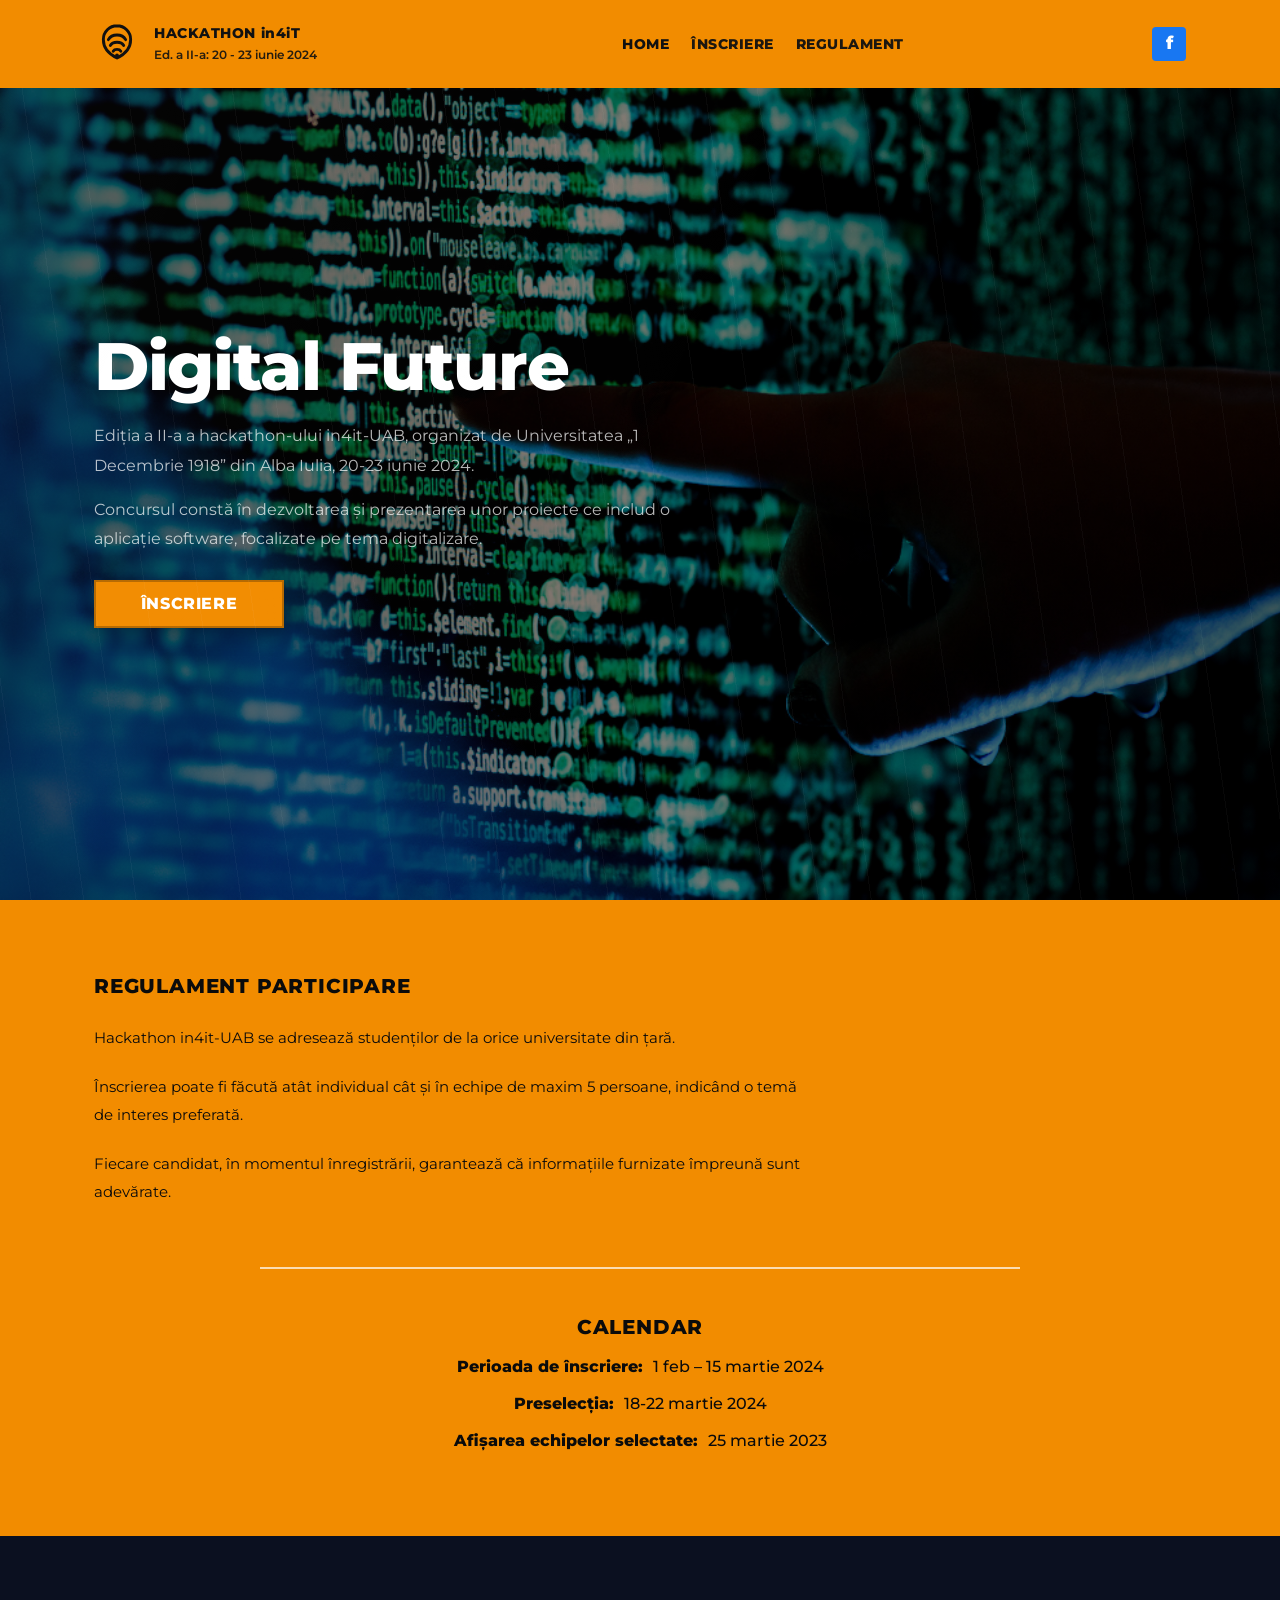
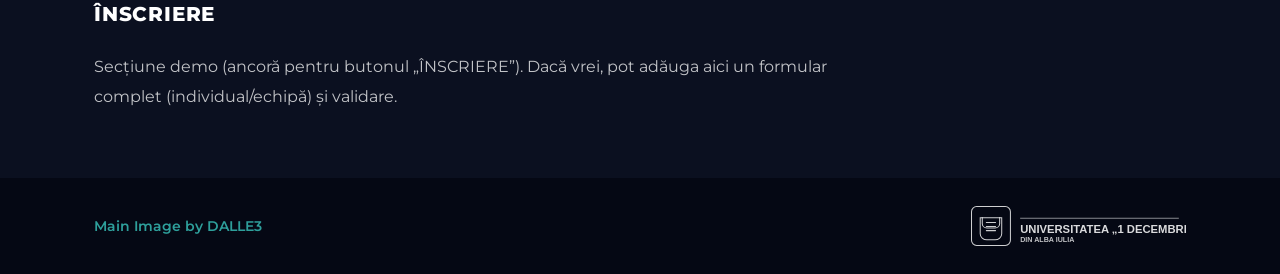
<file: 1/index.html>
<!doctype html>
<html lang="ro">
  <head>
    <meta charset="UTF-8" />
    <meta name="viewport" content="width=device-width, initial-scale=1.0" />
    <title>Hackathon in4it-UAB — Digital Future</title>
    <link rel="preconnect" href="https://fonts.googleapis.com" />
    <link rel="preconnect" href="https://fonts.gstatic.com" crossorigin />
    <link
      href="https://fonts.googleapis.com/css2?family=Montserrat:wght@400;600;700;800&display=swap"
      rel="stylesheet"
    />
    <link rel="stylesheet" href="./styles.css" />
  </head>
  <body>
    <header class="site-header">
      <div class="container header-inner">
        <a class="brand" href="#home" aria-label="Hackathon in4it-UAB">
          <img class="brand-logo" src="./assets/logo-mark.svg" alt="" />
          <div class="brand-text">
            <div class="brand-title">HACKATHON in4iT</div>
            <div class="brand-subtitle">Ed. a II-a: 20 - 23 iunie 2024</div>
          </div>
        </a>

        <nav class="nav" aria-label="Navigație principală">
          <a class="nav-link is-active" href="#home">HOME</a>
          <a class="nav-link" href="#inscriere">ÎNSCRIERE</a>
          <a class="nav-link" href="#regulament">REGULAMENT</a>
        </nav>

        <button
          class="menu-btn"
          type="button"
          aria-label="Deschide meniul"
          aria-controls="siteNav"
          aria-expanded="false"
        >
          <span class="menu-btn__bars" aria-hidden="true"></span>
        </button>

        <a
          class="social social--desktop"
          href="#"
          aria-label="Facebook (demo)"
          title="Facebook (demo)"
        >
          <span class="social-icon" aria-hidden="true">f</span>
        </a>
      </div>
    </header>

    <main>
      <section id="home" class="hero" aria-label="Hero">
        <div class="container hero-inner">
          <div class="hero-content">
            <h1 class="hero-title">Digital Future</h1>
            <p class="hero-lead">
              Ediția a II-a a hackathon-ului in4it-UAB, organizat de Universitatea
              „1 Decembrie 1918” din Alba Iulia, 20-23 iunie 2024.
            </p>
            <p class="hero-text">
              Concursul constă în dezvoltarea și prezentarea unor proiecte ce
              includ o aplicație software, focalizate pe tema digitalizare.
            </p>

            <a class="cta" href="#inscriere">ÎNSCRIERE</a>
          </div>
        </div>
      </section>

      <section id="regulament" class="section-orange">
        <div class="container section-inner">
          <h2 class="section-title">REGULAMENT PARTICIPARE</h2>
          <div class="section-copy">
            <p>
              Hackathon in4it-UAB se adresează studenților de la orice universitate
              din țară.
            </p>
            <p>
              Înscrierea poate fi făcută atât individual cât și în echipe de maxim
              5 persoane, indicând o temă de interes preferată.
            </p>
            <p>
              Fiecare candidat, în momentul înregistrării, garantează că informațiile
              furnizate împreună sunt adevărate.
            </p>
          </div>

          <div class="divider" aria-hidden="true"></div>

          <h3 class="calendar-title">CALENDAR</h3>
          <dl class="calendar">
            <div class="calendar-row">
              <dt>Perioada de înscriere:</dt>
              <dd>1 feb – 15 martie 2024</dd>
            </div>
            <div class="calendar-row">
              <dt>Preselecția:</dt>
              <dd>18-22 martie 2024</dd>
            </div>
            <div class="calendar-row">
              <dt>Afișarea echipelor selectate:</dt>
              <dd>25 martie 2023</dd>
            </div>
          </dl>
        </div>
      </section>

      <section id="inscriere" class="section-dark">
        <div class="container section-inner">
          <h2 class="section-title section-title--light">ÎNSCRIERE</h2>
          <p class="muted">
            Secțiune demo (ancoră pentru butonul „ÎNSCRIERE”). Dacă vrei, pot adăuga
            aici un formular complet (individual/echipă) și validare.
          </p>
        </div>
      </section>
    </main>

    <footer class="site-footer">
      <div class="container footer-inner">
        <div class="footer-note">Main Image by DALLE3</div>
        <img
          class="footer-logo"
          src="./assets/uab-mark.svg"
          alt="Universitatea „1 Decembrie 1918” din Alba Iulia (demo)"
        />
      </div>
    </footer>

    <script>
      (() => {
        const header = document.querySelector(".site-header");
        const btn = document.querySelector(".menu-btn");
        const nav = document.querySelector(".nav");
        if (!header || !btn || !nav) return;

        nav.id = "siteNav";

        const closeMenu = () => {
          header.classList.remove("is-open");
          btn.setAttribute("aria-expanded", "false");
        };

        const toggleMenu = () => {
          const isOpen = header.classList.toggle("is-open");
          btn.setAttribute("aria-expanded", String(isOpen));
        };

        btn.addEventListener("click", toggleMenu);

        nav.addEventListener("click", (e) => {
          const target = e.target;
          if (target && target.matches && target.matches("a.nav-link")) closeMenu();
        });

        document.addEventListener("keydown", (e) => {
          if (e.key === "Escape") closeMenu();
        });

        window.addEventListener("resize", () => {
          if (window.innerWidth > 820) closeMenu();
        });
      })();
    </script>
  </body>
</html>
</file>
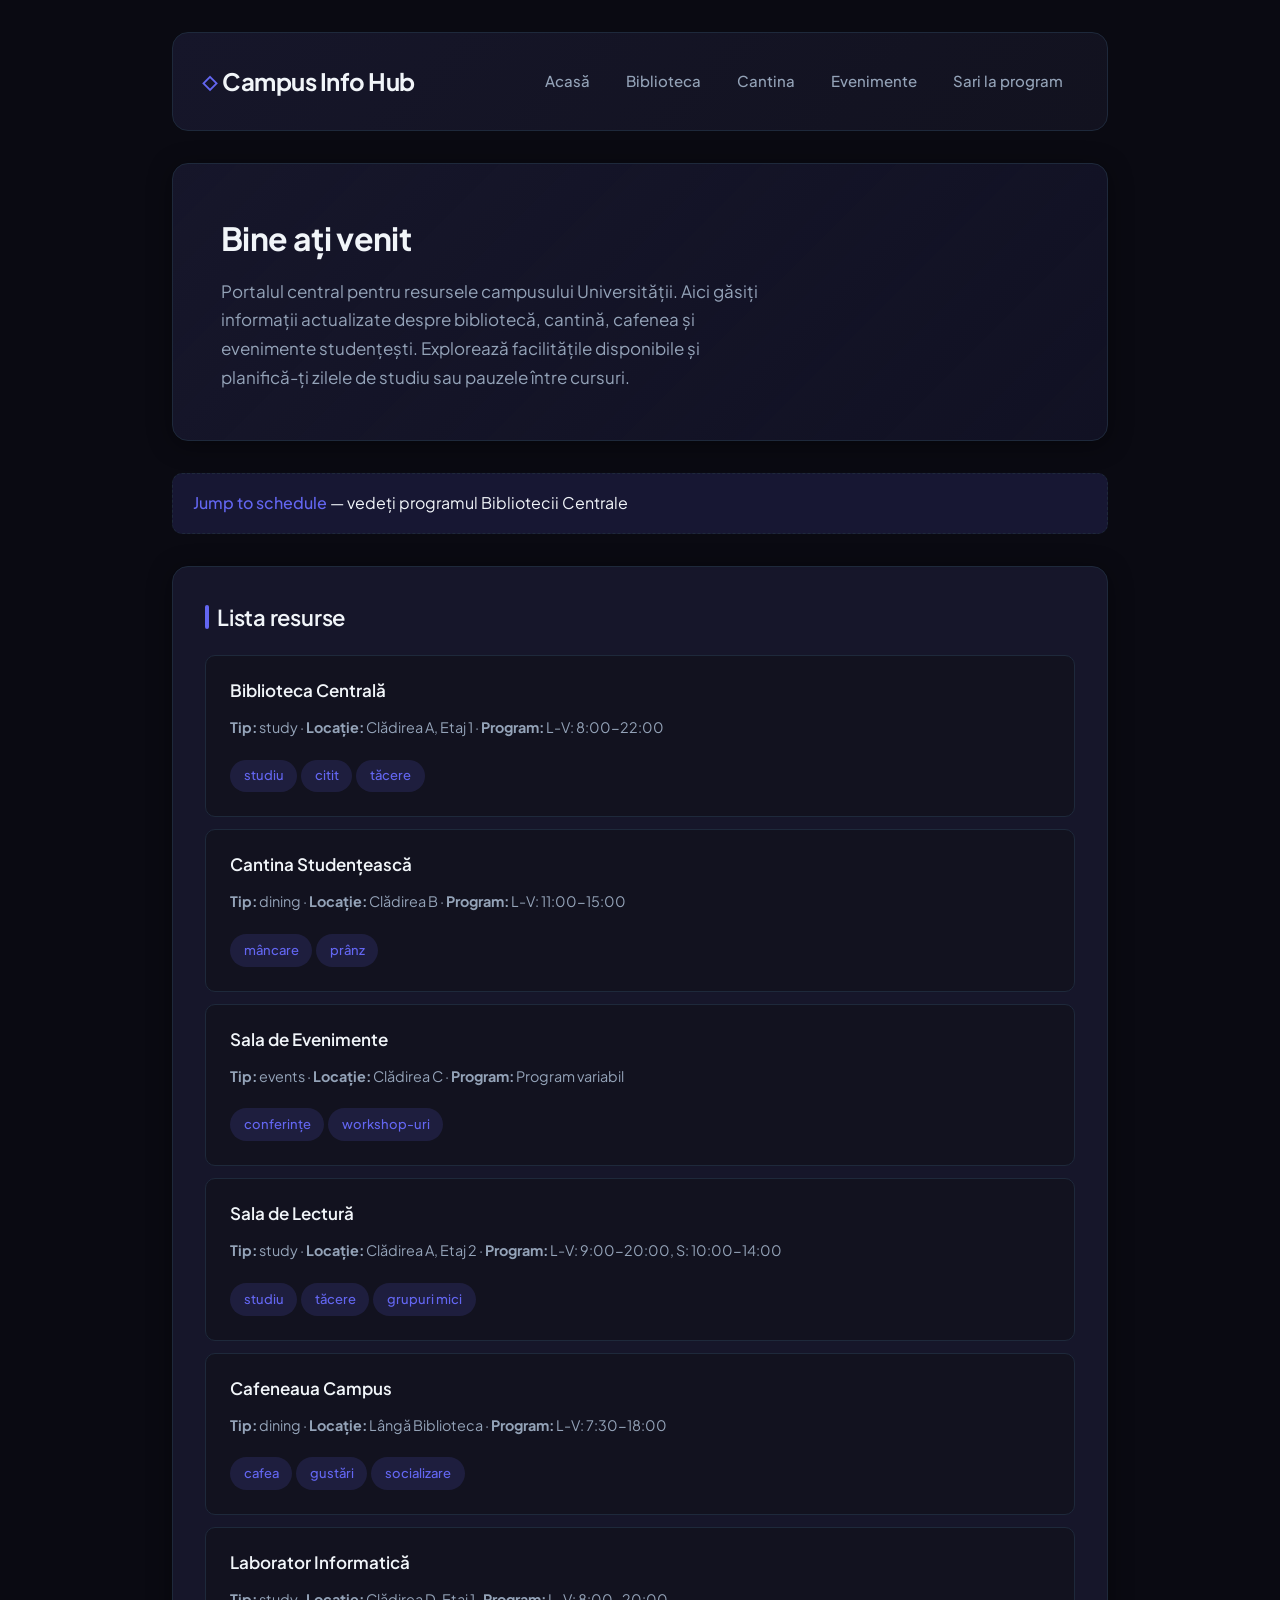
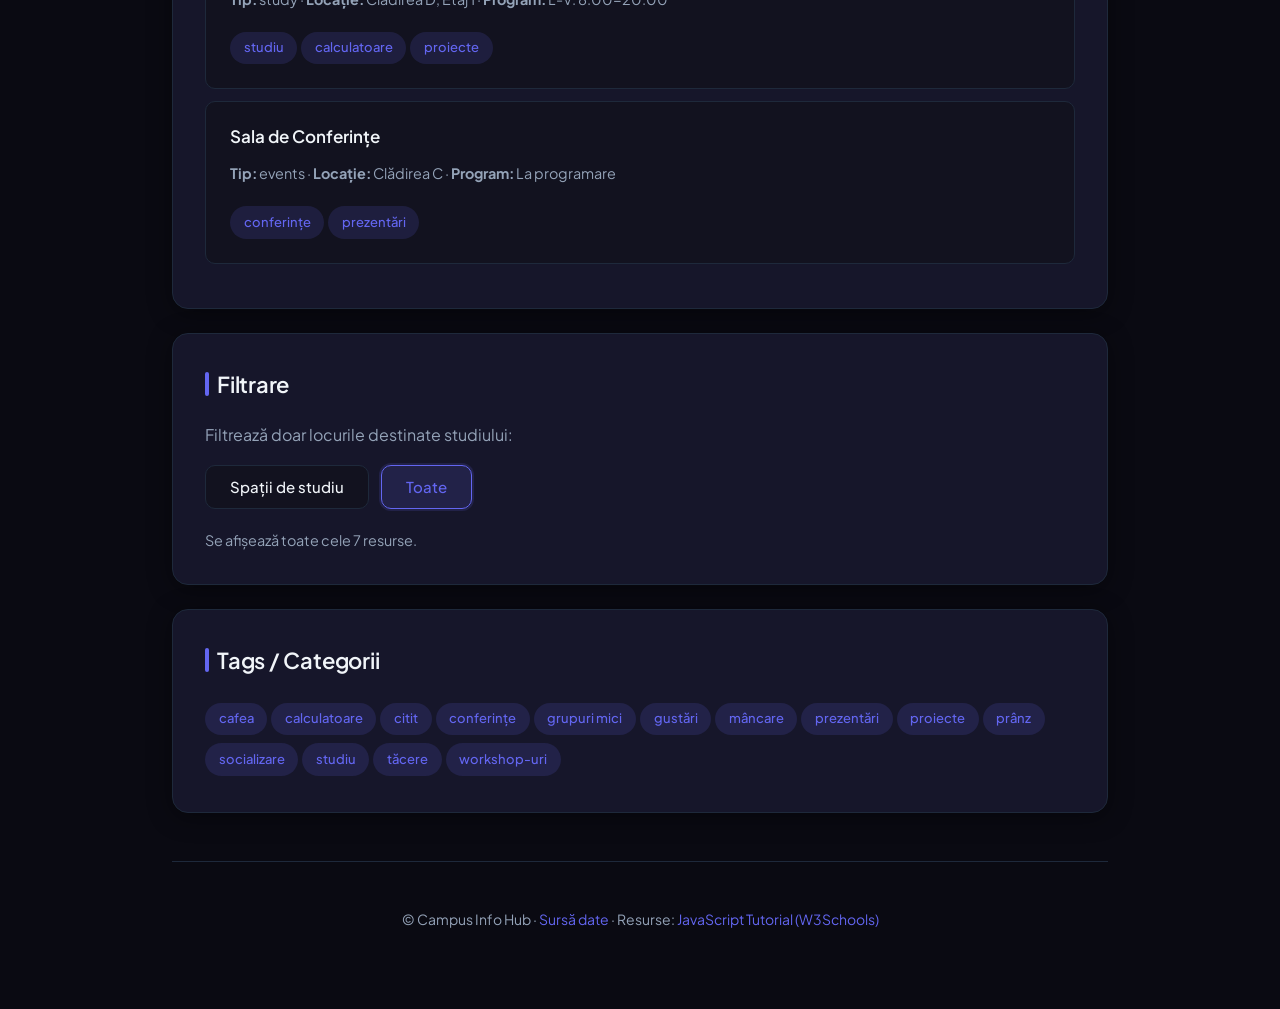
<file: 2/index.html>
<!DOCTYPE html>
<html lang="ro">
<head>
  <meta charset="UTF-8">
  <meta name="viewport" content="width=device-width, initial-scale=1.0">
  <meta name="theme-color" content="#0a0a12">
  <title>Campus Info Hub - Acasă</title>
  <link rel="preconnect" href="https://fonts.googleapis.com">
  <link rel="preconnect" href="https://fonts.gstatic.com" crossorigin>
  <link href="https://fonts.googleapis.com/css2?family=Plus+Jakarta+Sans:wght@400;500;600;700&display=swap" rel="stylesheet">
  <link rel="stylesheet" href="css/style.css">
</head>
<body>
  <header>
    <h1><a href="index.html">Campus Info Hub</a></h1>
    <button class="nav-toggle" type="button" aria-label="Meniu" aria-expanded="false">
      <span></span>
      <span></span>
      <span></span>
    </button>
    <nav class="nav-menu">
      <a href="index.html">Acasă</a>
      <a href="pages/library.html">Biblioteca</a>
      <a href="pages/cafeteria.html">Cantina</a>
      <a href="pages/events.html">Evenimente</a>
      <a href="pages/library.html#schedule">Sari la program</a>
    </nav>
  </header>

  <main>
    <section class="hero">
      <h2>Bine ați venit</h2>
      <p>Portalul central pentru resursele campusului Universității. Aici găsiți informații actualizate despre bibliotecă, cantină, cafenea și evenimente studențești. Explorează facilitățile disponibile și planifică-ți zilele de studiu sau pauzele între cursuri.</p>
    </section>

    <p class="fragment-link"><a href="pages/library.html#schedule">Jump to schedule</a> — vedeți programul Bibliotecii Centrale</p>

    <section id="resources-list">
      <div class="section-header"><h2>Lista resurse</h2></div>
      <div id="resource-container" class="loading">Se încarcă resursele...</div>
    </section>

    <section id="filter-section">
      <div class="section-header"><h2>Filtrare</h2></div>
      <p>Filtrează doar locurile destinate studiului:</p>
      <div class="button-group">
        <button id="filter-study" type="button">Spații de studiu</button>
        <button id="filter-all" type="button" class="active">Toate</button>
      </div>
      <div id="filter-results"></div>
    </section>

    <section id="tags-section">
      <div class="section-header"><h2>Tags / Categorii</h2></div>
      <div id="tags-container"></div>
    </section>
  </main>

  <footer>
    <p>© Campus Info Hub · <a href="data/resources.json">Sursă date</a> · Resurse: <a href="https://www.w3schools.com/js/" target="_blank" rel="noopener">JavaScript Tutorial (W3Schools)</a></p>
  </footer>

  <script src="js/nav.js"></script>
  <script src="js/main.js"></script>
</body>
</html>
</file>
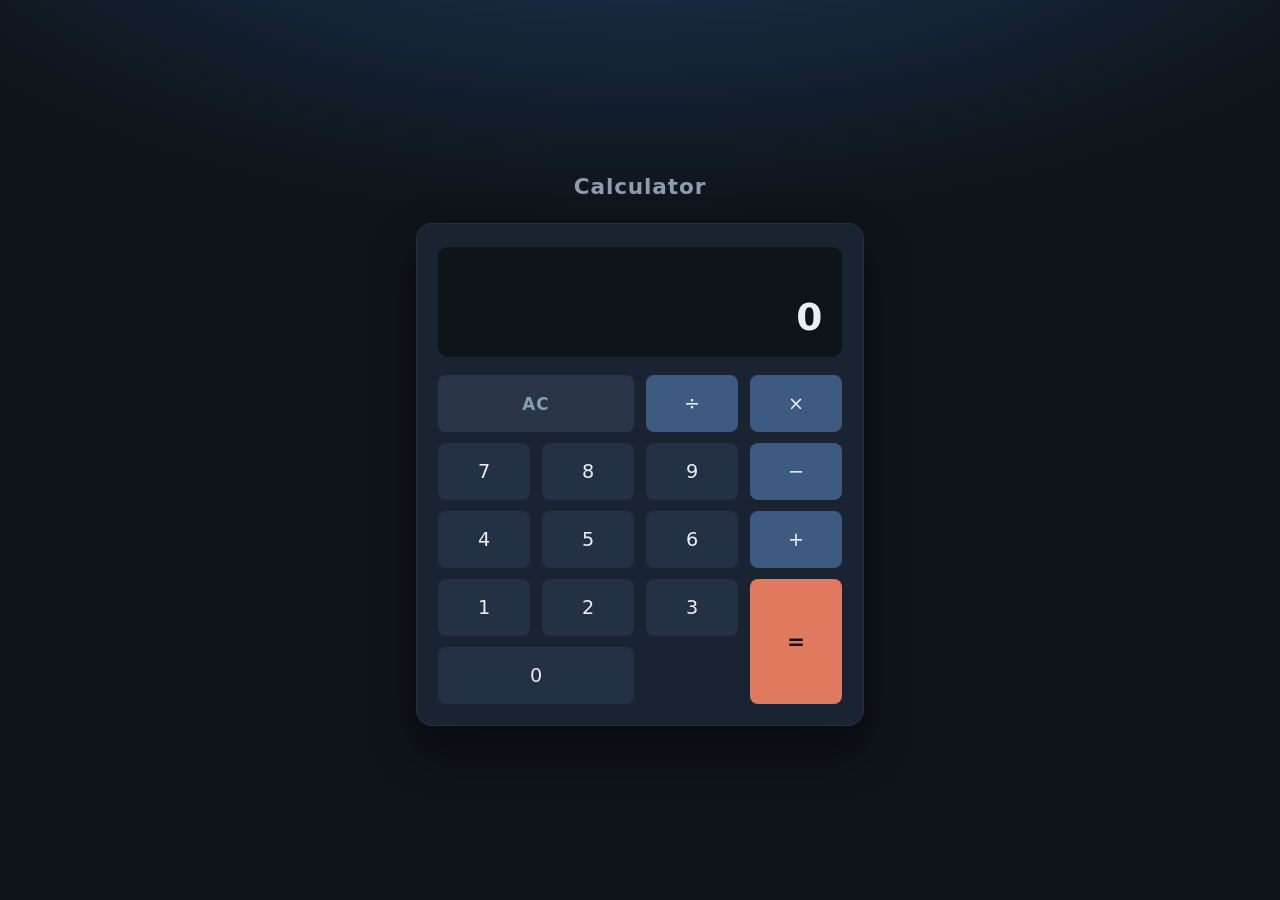
<file: 4/index.html>
<!DOCTYPE html>
<html lang="ro">
<head>
  <meta charset="UTF-8" />
  <meta name="viewport" content="width=device-width, initial-scale=1.0" />
  <title>Calculator MVC</title>
  <link rel="stylesheet" href="style.css" />
</head>
<body>
  <main class="app">
    <h1 class="app__title">Calculator</h1>
    <div class="calculator" id="calculator">
      <div class="calculator__display">
        <div class="calculator__expression" id="expression" aria-live="polite">&nbsp;</div>
        <div class="calculator__result" id="result" aria-live="assertive">0</div>
      </div>
      <div class="calculator__keys" role="group" aria-label="Tastatură calculator">
        <button type="button" class="key key--clear key--g-clr" data-action="clear" aria-label="Șterge tot">AC</button>
        <button type="button" class="key key--operator key--g-div" data-action="operator" data-value="/" aria-label="Împărțire">÷</button>
        <button type="button" class="key key--operator key--g-mul" data-action="operator" data-value="*" aria-label="Înmulțire">×</button>

        <button type="button" class="key key--g-7" data-action="digit" data-value="7">7</button>
        <button type="button" class="key key--g-8" data-action="digit" data-value="8">8</button>
        <button type="button" class="key key--g-9" data-action="digit" data-value="9">9</button>
        <button type="button" class="key key--operator key--g-sub" data-action="operator" data-value="-" aria-label="Scădere">−</button>

        <button type="button" class="key key--g-4" data-action="digit" data-value="4">4</button>
        <button type="button" class="key key--g-5" data-action="digit" data-value="5">5</button>
        <button type="button" class="key key--g-6" data-action="digit" data-value="6">6</button>
        <button type="button" class="key key--operator key--g-add" data-action="operator" data-value="+" aria-label="Adunare">+</button>

        <button type="button" class="key key--g-1" data-action="digit" data-value="1">1</button>
        <button type="button" class="key key--g-2" data-action="digit" data-value="2">2</button>
        <button type="button" class="key key--g-3" data-action="digit" data-value="3">3</button>
        <button type="button" class="key key--equals key--g-eq" data-action="equals" aria-label="Egal">=</button>

        <button type="button" class="key key--g-0" data-action="digit" data-value="0">0</button>
      </div>
    </div>
  </main>

  <script src="model.js"></script>
  <script src="view.js"></script>
  <script src="controller.js"></script>
</body>
</html>
</file>
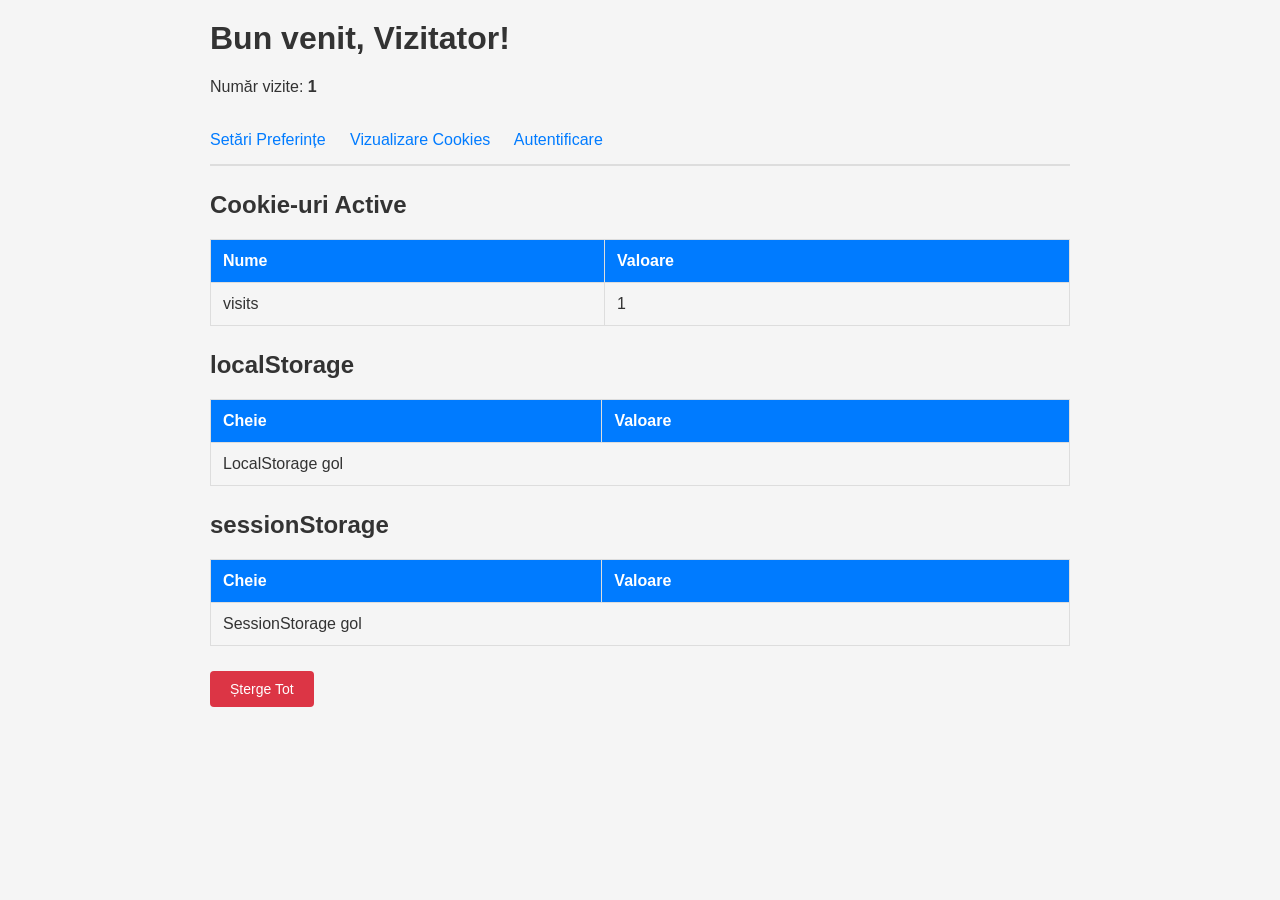
<file: 3/laborator3/index.html>
<!DOCTYPE html>
<html lang="ro">
<head>
    <meta charset="UTF-8">
    <meta name="viewport" content="width=device-width, initial-scale=1.0">
    <title>Laborator 3 - Pagina Principală</title>
    <link rel="stylesheet" href="style.css">
</head>
<body>
    <script src="js/cookies.js"></script>
    <script src="js/storage.js"></script>
    <script>
        // Aplicare temă și incrementare vizite la încărcare
        document.addEventListener('DOMContentLoaded', function() {
            const theme = CookieManager.get('theme') || 'light';
            document.body.classList.add(theme);

            let visits = parseInt(CookieManager.get('visits') || '0', 10);
            visits++;
            CookieManager.set('visits', visits.toString(), 365);

            renderTables();
        });
    </script>

    <h1>Bun venit, <span id="username">Vizitator</span>!</h1>
    <p>Număr vizite: <strong id="visits">0</strong></p>

    <nav>
        <a href="preferences.html">Setări Preferințe</a>
        <a href="cookies-info.html">Vizualizare Cookies</a>
        <a href="login.html">Autentificare</a>
    </nav>

    <section>
        <h2>Cookie-uri Active</h2>
        <table id="cookies-table">
            <thead>
                <tr>
                    <th>Nume</th>
                    <th>Valoare</th>
                </tr>
            </thead>
            <tbody></tbody>
        </table>
    </section>

    <section>
        <h2>localStorage</h2>
        <table id="local-table">
            <thead>
                <tr>
                    <th>Cheie</th>
                    <th>Valoare</th>
                </tr>
            </thead>
            <tbody></tbody>
        </table>
    </section>

    <section>
        <h2>sessionStorage</h2>
        <table id="session-table">
            <thead>
                <tr>
                    <th>Cheie</th>
                    <th>Valoare</th>
                </tr>
            </thead>
            <tbody></tbody>
        </table>
    </section>

    <button class="btn btn-danger" id="clear-all">Șterge Tot</button>

    <script>
        function renderTables() {
            document.getElementById('username').textContent = CookieManager.get('username') || 'Vizitator';
            document.getElementById('visits').textContent = CookieManager.get('visits') || '0';

            // Tabel cookie-uri
            const cookies = CookieManager.getAll();
            const cookiesBody = document.querySelector('#cookies-table tbody');
            cookiesBody.innerHTML = '';
            for (const [name, value] of Object.entries(cookies)) {
                const tr = document.createElement('tr');
                tr.innerHTML = `<td>${name}</td><td>${value}</td>`;
                cookiesBody.appendChild(tr);
            }
            if (Object.keys(cookies).length === 0) {
                cookiesBody.innerHTML = '<tr><td colspan="2">Niciun cookie</td></tr>';
            }

            // Tabel localStorage
            const localData = StorageManager.getAllLocal();
            const localBody = document.querySelector('#local-table tbody');
            localBody.innerHTML = '';
            for (const [key, value] of Object.entries(localData)) {
                const tr = document.createElement('tr');
                tr.innerHTML = `<td>${key}</td><td>${JSON.stringify(value)}</td>`;
                localBody.appendChild(tr);
            }
            if (Object.keys(localData).length === 0) {
                localBody.innerHTML = '<tr><td colspan="2">LocalStorage gol</td></tr>';
            }

            // Tabel sessionStorage
            const sessionData = StorageManager.getAllSession();
            const sessionBody = document.querySelector('#session-table tbody');
            sessionBody.innerHTML = '';
            for (const [key, value] of Object.entries(sessionData)) {
                const tr = document.createElement('tr');
                tr.innerHTML = `<td>${key}</td><td>${JSON.stringify(value)}</td>`;
                sessionBody.appendChild(tr);
            }
            if (Object.keys(sessionData).length === 0) {
                sessionBody.innerHTML = '<tr><td colspan="2">SessionStorage gol</td></tr>';
            }
        }

        document.getElementById('clear-all').addEventListener('click', function() {
            CookieManager.deleteAll();
            StorageManager.clearLocal();
            StorageManager.clearSession();
            location.reload();
        });
    </script>
</body>
</html>
</file>
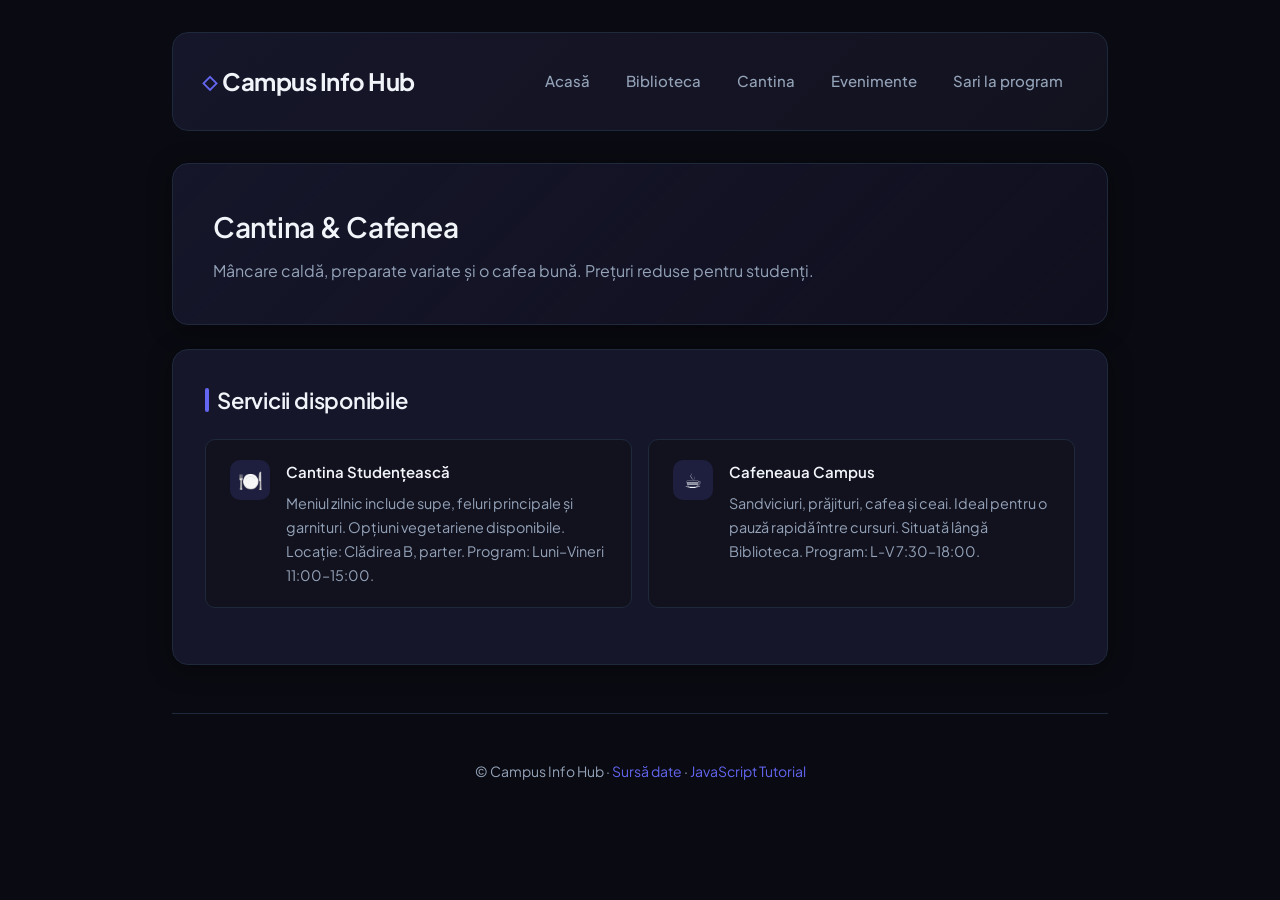
<file: 2/pages/cafeteria.html>
<!DOCTYPE html>
<html lang="ro">
<head>
  <meta charset="UTF-8">
  <meta name="viewport" content="width=device-width, initial-scale=1.0">
  <meta name="theme-color" content="#0a0a12">
  <title>Cantina - Campus Info Hub</title>
  <link rel="preconnect" href="https://fonts.googleapis.com">
  <link rel="preconnect" href="https://fonts.gstatic.com" crossorigin>
  <link href="https://fonts.googleapis.com/css2?family=Plus+Jakarta+Sans:wght@400;500;600;700&display=swap" rel="stylesheet">
  <link rel="stylesheet" href="../css/style.css">
</head>
<body>
  <header>
    <h1><a href="../index.html">Campus Info Hub</a></h1>
    <button class="nav-toggle" type="button" aria-label="Meniu" aria-expanded="false">
      <span></span>
      <span></span>
      <span></span>
    </button>
    <nav class="nav-menu">
      <a href="../index.html">Acasă</a>
      <a href="library.html">Biblioteca</a>
      <a href="cafeteria.html">Cantina</a>
      <a href="events.html">Evenimente</a>
      <a href="library.html#schedule">Sari la program</a>
    </nav>
  </header>

  <main>
    <section class="page-hero">
      <h2>Cantina & Cafenea</h2>
      <p class="subtitle">Mâncare caldă, preparate variate și o cafea bună. Prețuri reduse pentru studenți.</p>
    </section>

    <section>
      <div class="section-header"><h2>Servicii disponibile</h2></div>
      <div class="info-grid">
        <div class="info-card">
          <div class="info-card-icon">🍽️</div>
          <div class="info-card-content">
            <h3>Cantina Studențească</h3>
            <p>Meniul zilnic include supe, feluri principale și garnituri. Opțiuni vegetariene disponibile. Locație: Clădirea B, parter. Program: Luni–Vineri 11:00–15:00.</p>
          </div>
        </div>
        <div class="info-card">
          <div class="info-card-icon">☕</div>
          <div class="info-card-content">
            <h3>Cafeneaua Campus</h3>
            <p>Sandviciuri, prăjituri, cafea și ceai. Ideal pentru o pauză rapidă între cursuri. Situată lângă Biblioteca. Program: L-V 7:30–18:00.</p>
          </div>
        </div>
      </div>
    </section>
  </main>

  <footer>
    <p>© Campus Info Hub · <a href="../data/resources.json">Sursă date</a> · <a href="https://www.w3schools.com/js/" target="_blank" rel="noopener">JavaScript Tutorial</a></p>
  </footer>

  <script src="../js/nav.js"></script>
</body>
</html>
</file>
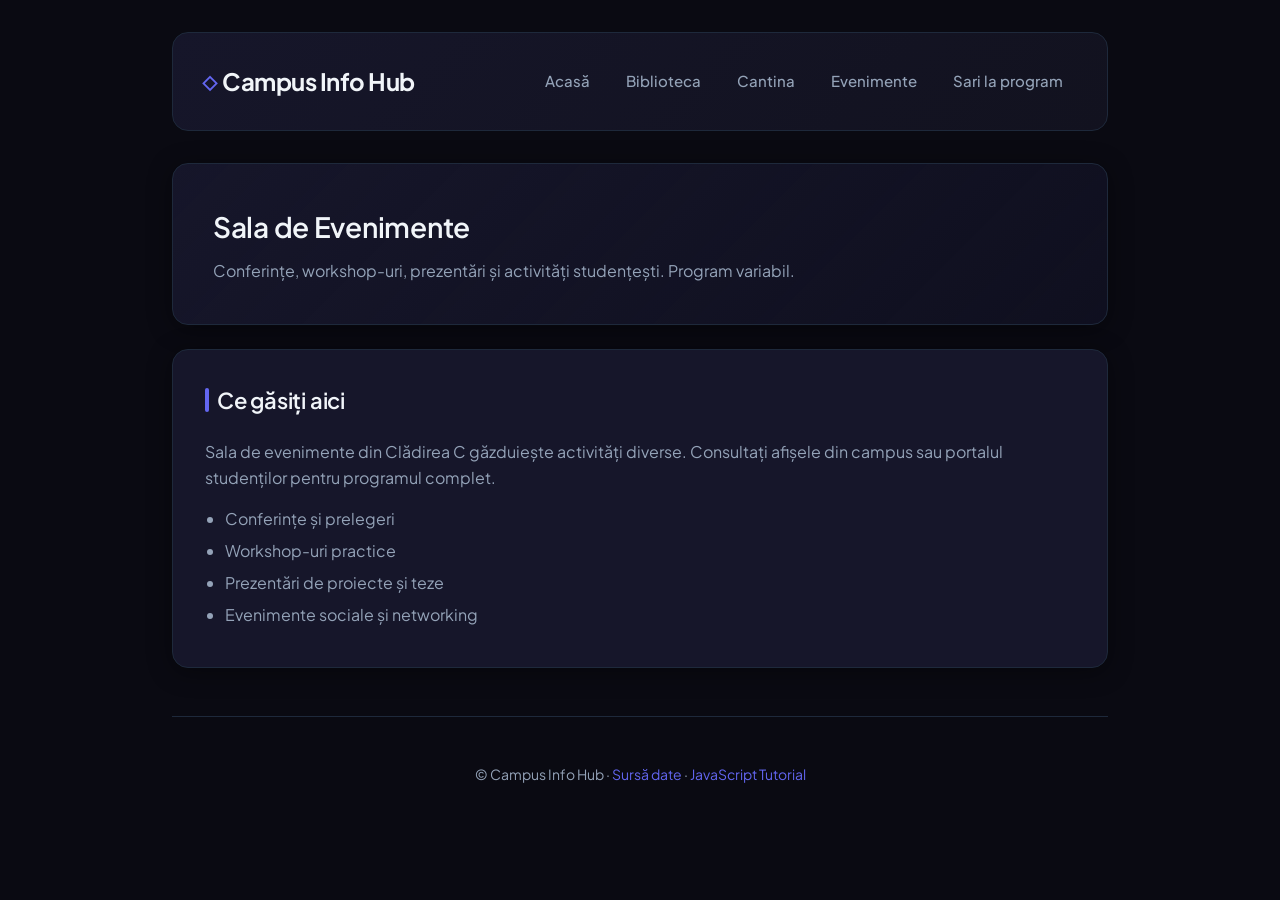
<file: 2/pages/events.html>
<!DOCTYPE html>
<html lang="ro">
<head>
  <meta charset="UTF-8">
  <meta name="viewport" content="width=device-width, initial-scale=1.0">
  <meta name="theme-color" content="#0a0a12">
  <title>Evenimente - Campus Info Hub</title>
  <link rel="preconnect" href="https://fonts.googleapis.com">
  <link rel="preconnect" href="https://fonts.gstatic.com" crossorigin>
  <link href="https://fonts.googleapis.com/css2?family=Plus+Jakarta+Sans:wght@400;500;600;700&display=swap" rel="stylesheet">
  <link rel="stylesheet" href="../css/style.css">
</head>
<body>
  <header>
    <h1><a href="../index.html">Campus Info Hub</a></h1>
    <button class="nav-toggle" type="button" aria-label="Meniu" aria-expanded="false">
      <span></span>
      <span></span>
      <span></span>
    </button>
    <nav class="nav-menu">
      <a href="../index.html">Acasă</a>
      <a href="library.html">Biblioteca</a>
      <a href="cafeteria.html">Cantina</a>
      <a href="events.html">Evenimente</a>
      <a href="library.html#schedule">Sari la program</a>
    </nav>
  </header>

  <main>
    <section class="page-hero">
      <h2>Sala de Evenimente</h2>
      <p class="subtitle">Conferințe, workshop-uri, prezentări și activități studențești. Program variabil.</p>
    </section>

    <section>
      <div class="section-header"><h2>Ce găsiți aici</h2></div>
      <p>Sala de evenimente din Clădirea C găzduiește activități diverse. Consultați afișele din campus sau portalul studenților pentru programul complet.</p>
      <ul>
        <li>Conferințe și prelegeri</li>
        <li>Workshop-uri practice</li>
        <li>Prezentări de proiecte și teze</li>
        <li>Evenimente sociale și networking</li>
      </ul>
    </section>
  </main>

  <footer>
    <p>© Campus Info Hub · <a href="../data/resources.json">Sursă date</a> · <a href="https://www.w3schools.com/js/" target="_blank" rel="noopener">JavaScript Tutorial</a></p>
  </footer>

  <script src="../js/nav.js"></script>
</body>
</html>
</file>
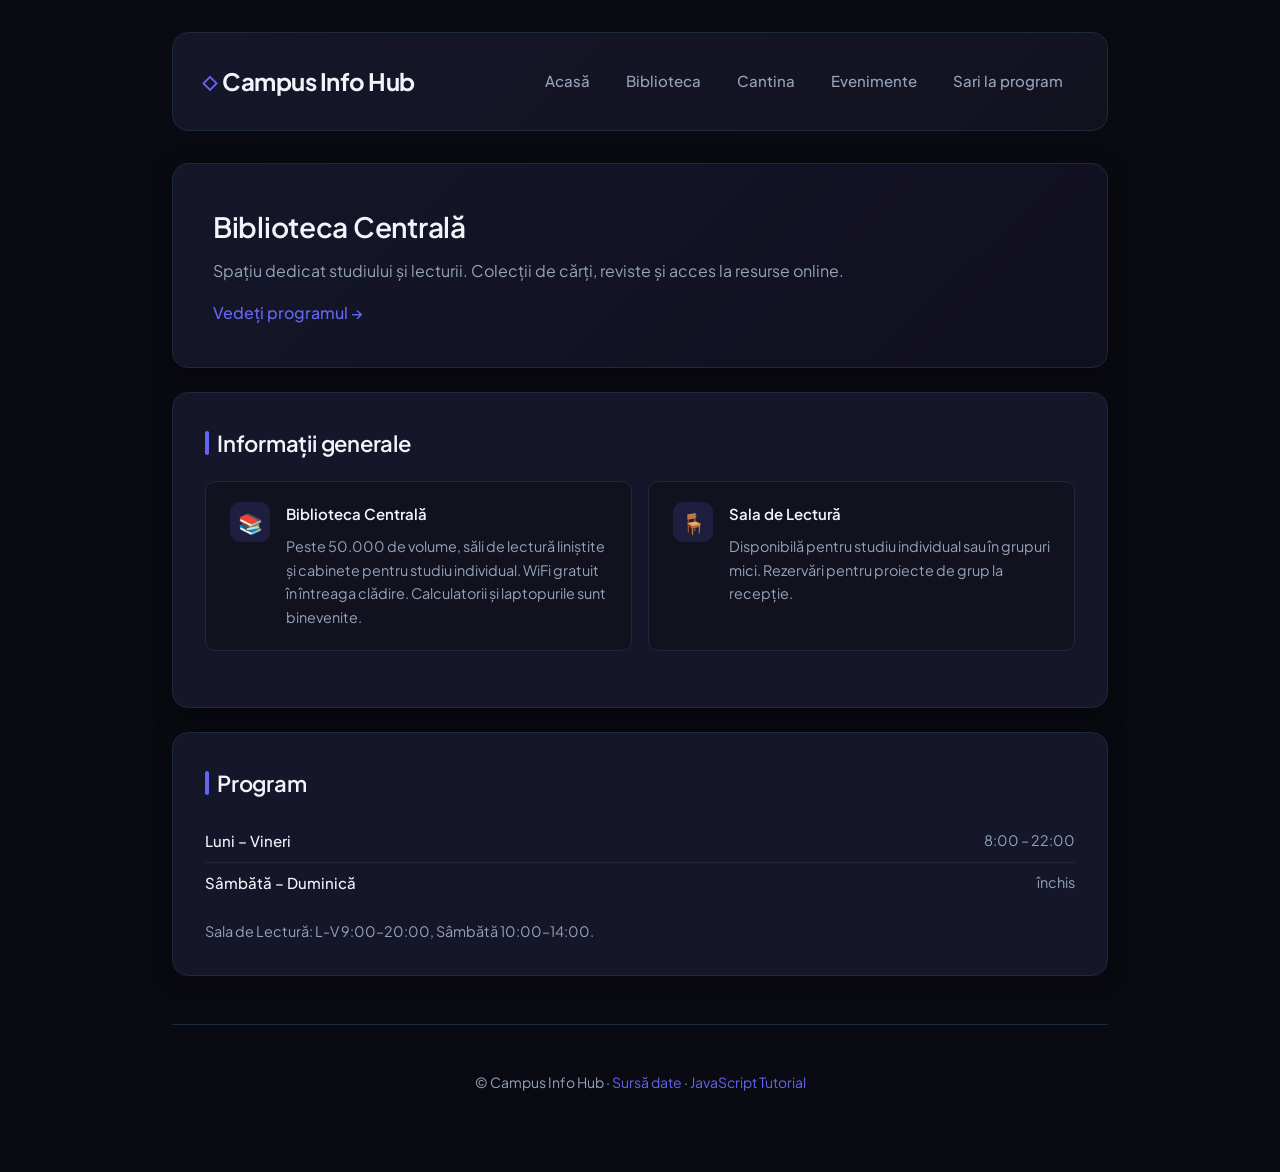
<file: 2/pages/library.html>
<!DOCTYPE html>
<html lang="ro">
<head>
  <meta charset="UTF-8">
  <meta name="viewport" content="width=device-width, initial-scale=1.0">
  <meta name="theme-color" content="#0a0a12">
  <title>Biblioteca - Campus Info Hub</title>
  <link rel="preconnect" href="https://fonts.googleapis.com">
  <link rel="preconnect" href="https://fonts.gstatic.com" crossorigin>
  <link href="https://fonts.googleapis.com/css2?family=Plus+Jakarta+Sans:wght@400;500;600;700&display=swap" rel="stylesheet">
  <link rel="stylesheet" href="../css/style.css">
</head>
<body>
  <header>
    <h1><a href="../index.html">Campus Info Hub</a></h1>
    <button class="nav-toggle" type="button" aria-label="Meniu" aria-expanded="false">
      <span></span>
      <span></span>
      <span></span>
    </button>
    <nav class="nav-menu">
      <a href="../index.html">Acasă</a>
      <a href="library.html">Biblioteca</a>
      <a href="cafeteria.html">Cantina</a>
      <a href="events.html">Evenimente</a>
      <a href="library.html#schedule">Sari la program</a>
    </nav>
  </header>

  <main>
    <section class="page-hero">
      <h2>Biblioteca Centrală</h2>
      <p class="subtitle">Spațiu dedicat studiului și lecturii. Colecții de cărți, reviste și acces la resurse online.</p>
      <p class="hero-link"><a href="#schedule">Vedeți programul →</a></p>
    </section>

    <section>
      <div class="section-header"><h2>Informații generale</h2></div>
      <div class="info-grid">
        <div class="info-card">
          <div class="info-card-icon">📚</div>
          <div class="info-card-content">
            <h3>Biblioteca Centrală</h3>
            <p>Peste 50.000 de volume, săli de lectură liniștite și cabinete pentru studiu individual. WiFi gratuit în întreaga clădire. Calculatorii și laptopurile sunt binevenite.</p>
          </div>
        </div>
        <div class="info-card">
          <div class="info-card-icon">🪑</div>
          <div class="info-card-content">
            <h3>Sala de Lectură</h3>
            <p>Disponibilă pentru studiu individual sau în grupuri mici. Rezervări pentru proiecte de grup la recepție.</p>
          </div>
        </div>
      </div>
    </section>

    <section id="schedule">
      <div class="section-header"><h2>Program</h2></div>
      <ul class="schedule-list">
        <li><strong>Luni – Vineri</strong> <span class="text-muted">8:00 – 22:00</span></li>
        <li><strong>Sâmbătă – Duminică</strong> <span class="text-muted">închis</span></li>
      </ul>
      <p class="text-muted" style="margin-top: 1rem;">Sala de Lectură: L-V 9:00–20:00, Sâmbătă 10:00–14:00.</p>
    </section>
  </main>

  <footer>
    <p>© Campus Info Hub · <a href="../data/resources.json">Sursă date</a> · <a href="https://www.w3schools.com/js/" target="_blank" rel="noopener">JavaScript Tutorial</a></p>
  </footer>

  <script src="../js/nav.js"></script>
</body>
</html>
</file>
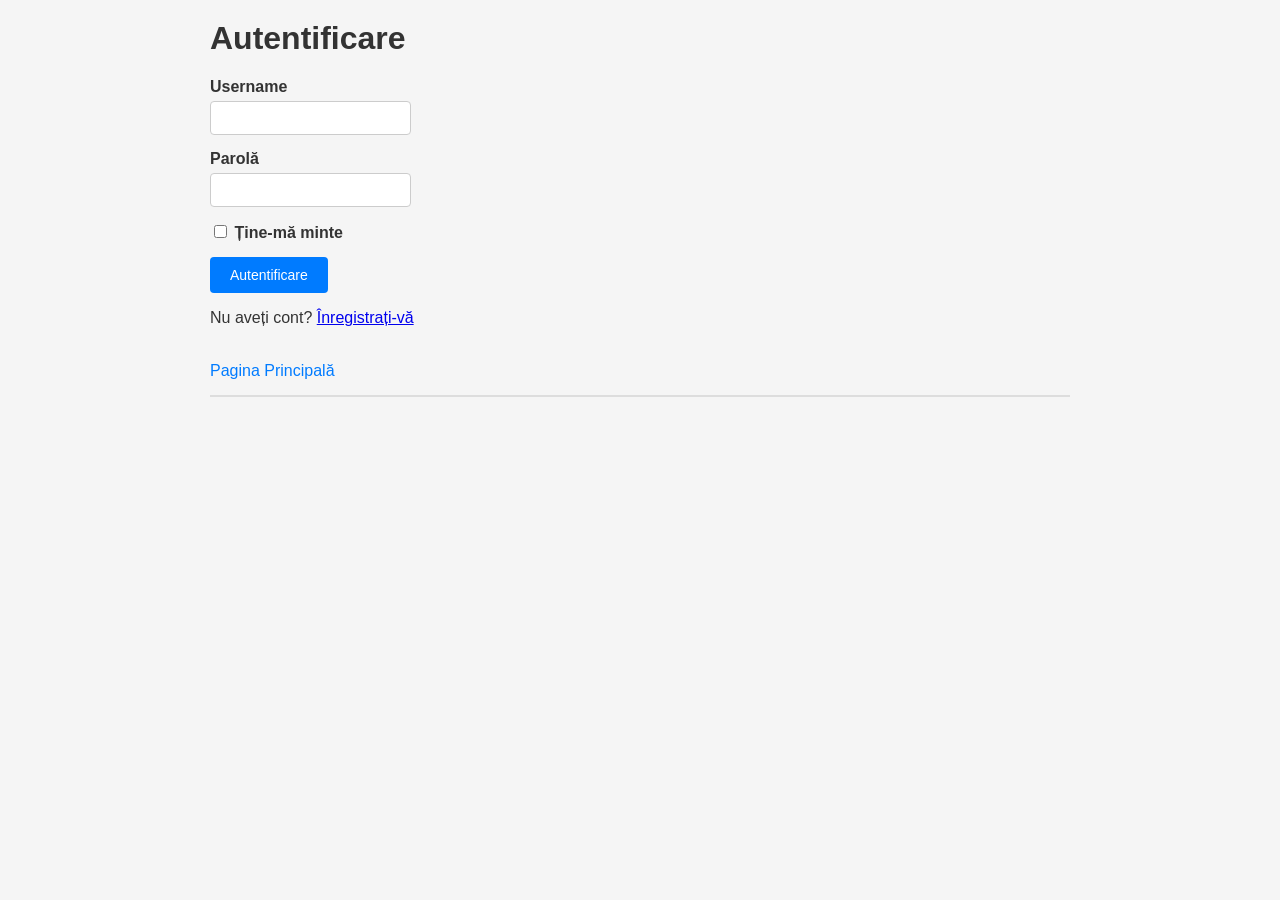
<file: 3/laborator3/cart.html>
<!DOCTYPE html>
<html lang="ro">
<head>
    <meta charset="UTF-8">
    <meta name="viewport" content="width=device-width, initial-scale=1.0">
    <title>Coș de Cumpărături</title>
    <link rel="stylesheet" href="style.css">
</head>
<body>
    <script src="js/cookies.js"></script>
    <script src="js/storage.js"></script>
    <script>
        const products = {
            laptop: { name: 'Laptop', price: 2500 },
            telefon: { name: 'Telefon', price: 1200 },
            tableta: { name: 'Tabletă', price: 800 },
            casti: { name: 'Căști', price: 150 }
        };

        document.addEventListener('DOMContentLoaded', function() {
            const session = StorageManager.getSession('session');
            if (!session) {
                window.location.href = 'login.html';
                return;
            }

            const theme = CookieManager.get('theme') || 'light';
            document.body.classList.add(theme);
        });
    </script>

    <h1>Coș de Cumpărături</h1>

    <section>
        <h2>Adaugă produs</h2>
        <form id="add-form">
            <div class="form-group">
                <label for="product">Produs</label>
                <select id="product" name="product">
                    <option value="laptop">Laptop - 2500 RON</option>
                    <option value="telefon">Telefon - 1200 RON</option>
                    <option value="tableta">Tabletă - 800 RON</option>
                    <option value="casti">Căști - 150 RON</option>
                </select>
            </div>
            <div class="form-group">
                <label for="quantity">Cantitate (1-10)</label>
                <input type="number" id="quantity" name="quantity" min="1" max="10" value="1">
            </div>
            <button type="submit" class="btn btn-primary">Adaugă în Coș</button>
        </form>
    </section>

    <section>
        <h2>Coșul tău</h2>
        <table id="cart-table">
            <thead>
                <tr>
                    <th>Produs</th>
                    <th>Cantitate</th>
                    <th>Preț</th>
                    <th>Acțiuni</th>
                </tr>
            </thead>
            <tbody></tbody>
        </table>
        <p><strong>TOTAL: <span id="total">0</span> RON</strong></p>
        <button class="btn btn-danger" id="clear-cart">Golește Coșul</button>
    </section>

    <nav>
        <a href="dashboard.html">Dashboard</a>
        <a href="index.html">Pagina Principală</a>
    </nav>

    <script>
        function getCart() {
            const cart = StorageManager.getSession('cart');
            return cart && typeof cart === 'object' ? cart : {};
        }

        function saveCart(cart) {
            StorageManager.setSession('cart', cart);
        }

        function renderCart() {
            const cart = getCart();
            const tbody = document.querySelector('#cart-table tbody');
            tbody.innerHTML = '';
            let total = 0;

            for (const [productId, qty] of Object.entries(cart)) {
                if (qty <= 0) continue;
                const prod = products[productId];
                if (!prod) continue;
                const subtotal = prod.price * qty;
                total += subtotal;

                const tr = document.createElement('tr');
                const btn = document.createElement('button');
                btn.className = 'btn btn-danger btn-sm';
                btn.textContent = 'Șterge';
                btn.onclick = function() {
                    const c = getCart();
                    delete c[productId];
                    saveCart(c);
                    renderCart();
                };
                tr.innerHTML = `
                    <td>${prod.name}</td>
                    <td>${qty}</td>
                    <td>${subtotal} RON</td>
                    <td></td>
                `;
                tr.lastElementChild.appendChild(btn);
                tbody.appendChild(tr);
            }

            if (Object.keys(cart).filter(k => cart[k] > 0).length === 0) {
                tbody.innerHTML = '<tr><td colspan="4">Coșul este gol</td></tr>';
            }

            document.getElementById('total').textContent = total;
        }

        document.getElementById('add-form').addEventListener('submit', function(e) {
            e.preventDefault();
            const productId = document.getElementById('product').value;
            const quantity = parseInt(document.getElementById('quantity').value, 10);
            if (quantity < 1 || quantity > 10) return;

            const cart = getCart();
            cart[productId] = (cart[productId] || 0) + quantity;
            saveCart(cart);
            renderCart();
        });

        document.getElementById('clear-cart').addEventListener('click', function() {
            saveCart({});
            renderCart();
        });

        renderCart();
    </script>
</body>
</html>
</file>
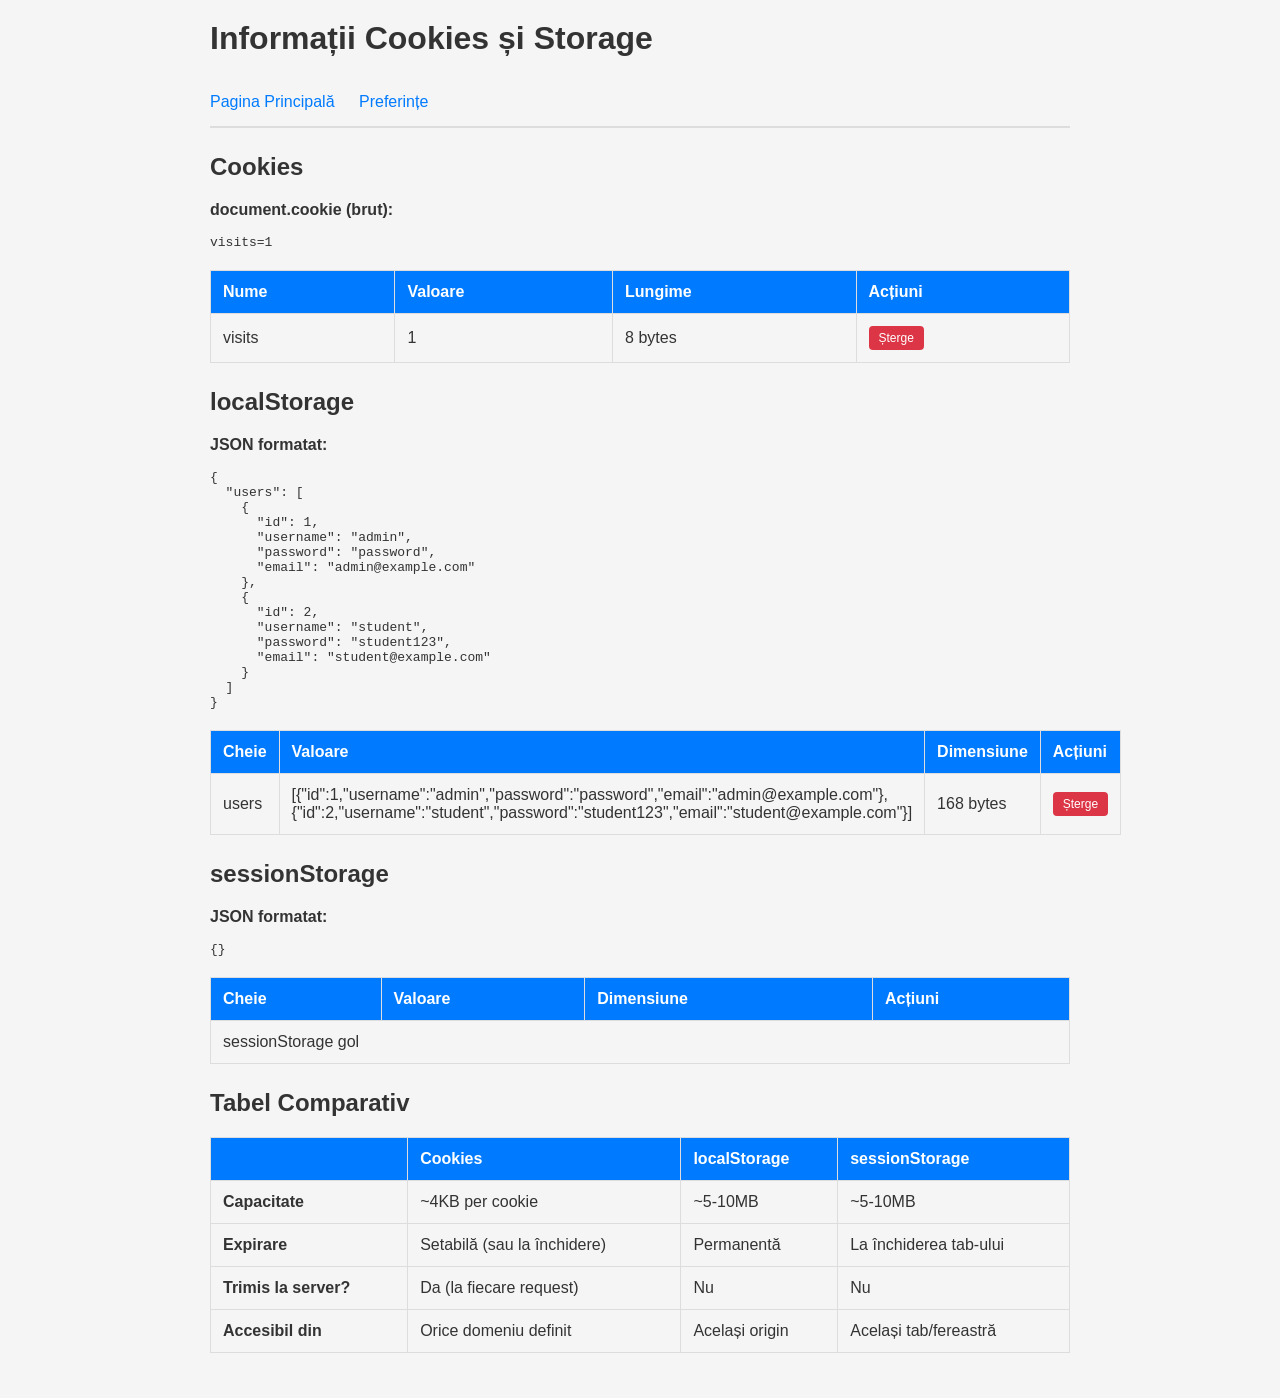
<file: 3/laborator3/cookies-info.html>
<!DOCTYPE html>
<html lang="ro">
<head>
    <meta charset="UTF-8">
    <meta name="viewport" content="width=device-width, initial-scale=1.0">
    <title>Informații Cookies și Storage</title>
    <link rel="stylesheet" href="style.css">
</head>
<body>
    <script src="js/cookies.js"></script>
    <script src="js/storage.js"></script>
    <script>
        document.addEventListener('DOMContentLoaded', function() {
            const theme = CookieManager.get('theme') || 'light';
            document.body.classList.add(theme);
        });
    </script>

    <h1>Informații Cookies și Storage</h1>
    <nav>
        <a href="index.html">Pagina Principală</a>
        <a href="preferences.html">Preferințe</a>
    </nav>

    <section>
        <h2>Cookies</h2>
        <p><strong>document.cookie (brut):</strong></p>
        <pre id="cookie-raw"></pre>
        <table>
            <thead>
                <tr>
                    <th>Nume</th>
                    <th>Valoare</th>
                    <th>Lungime</th>
                    <th>Acțiuni</th>
                </tr>
            </thead>
            <tbody id="cookies-tbody"></tbody>
        </table>
    </section>

    <section>
        <h2>localStorage</h2>
        <p><strong>JSON formatat:</strong></p>
        <pre id="local-raw"></pre>
        <table>
            <thead>
                <tr>
                    <th>Cheie</th>
                    <th>Valoare</th>
                    <th>Dimensiune</th>
                    <th>Acțiuni</th>
                </tr>
            </thead>
            <tbody id="local-tbody"></tbody>
        </table>
    </section>

    <section>
        <h2>sessionStorage</h2>
        <p><strong>JSON formatat:</strong></p>
        <pre id="session-raw"></pre>
        <table>
            <thead>
                <tr>
                    <th>Cheie</th>
                    <th>Valoare</th>
                    <th>Dimensiune</th>
                    <th>Acțiuni</th>
                </tr>
            </thead>
            <tbody id="session-tbody"></tbody>
        </table>
    </section>

    <section>
        <h2>Tabel Comparativ</h2>
        <table>
            <thead>
                <tr>
                    <th></th>
                    <th>Cookies</th>
                    <th>localStorage</th>
                    <th>sessionStorage</th>
                </tr>
            </thead>
            <tbody>
                <tr>
                    <td><strong>Capacitate</strong></td>
                    <td>~4KB per cookie</td>
                    <td>~5-10MB</td>
                    <td>~5-10MB</td>
                </tr>
                <tr>
                    <td><strong>Expirare</strong></td>
                    <td>Setabilă (sau la închidere)</td>
                    <td>Permanentă</td>
                    <td>La închiderea tab-ului</td>
                </tr>
                <tr>
                    <td><strong>Trimis la server?</strong></td>
                    <td>Da (la fiecare request)</td>
                    <td>Nu</td>
                    <td>Nu</td>
                </tr>
                <tr>
                    <td><strong>Accesibil din</strong></td>
                    <td>Orice domeniu definit</td>
                    <td>Același origin</td>
                    <td>Același tab/fereastră</td>
                </tr>
            </tbody>
        </table>
    </section>

    <script>
        function getByteSize(str) {
            return new Blob([str]).size;
        }

        function renderCookies() {
            document.getElementById('cookie-raw').textContent = document.cookie || '(gol)';
            const cookies = CookieManager.getAll();
            const tbody = document.getElementById('cookies-tbody');
            tbody.innerHTML = '';
            for (const [name, value] of Object.entries(cookies)) {
                const tr = document.createElement('tr');
                const size = getByteSize(name + '=' + value);
                const btn = document.createElement('button');
                btn.className = 'btn btn-danger btn-sm';
                btn.textContent = 'Șterge';
                btn.onclick = function() {
                    CookieManager.delete(name);
                    renderAll();
                };
                tr.innerHTML = `<td>${name}</td><td>${value}</td><td>${size} bytes</td><td></td>`;
                tr.lastElementChild.appendChild(btn);
                tbody.appendChild(tr);
            }
            if (Object.keys(cookies).length === 0) {
                tbody.innerHTML = '<tr><td colspan="4">Niciun cookie</td></tr>';
            }
        }

        function renderLocal() {
            const data = StorageManager.getAllLocal();
            document.getElementById('local-raw').textContent = JSON.stringify(data, null, 2) || '{}';
            const tbody = document.getElementById('local-tbody');
            tbody.innerHTML = '';
            for (const [key, value] of Object.entries(data)) {
                const tr = document.createElement('tr');
                const strVal = JSON.stringify(value);
                const size = getByteSize(key + strVal);
                const btn = document.createElement('button');
                btn.className = 'btn btn-danger btn-sm';
                btn.textContent = 'Șterge';
                btn.onclick = function() {
                    StorageManager.removeLocal(key);
                    renderAll();
                };
                tr.innerHTML = `<td>${key}</td><td>${strVal}</td><td>${size} bytes</td><td></td>`;
                tr.lastElementChild.appendChild(btn);
                tbody.appendChild(tr);
            }
            if (Object.keys(data).length === 0) {
                tbody.innerHTML = '<tr><td colspan="4">localStorage gol</td></tr>';
            }
        }

        function renderSession() {
            const data = StorageManager.getAllSession();
            document.getElementById('session-raw').textContent = JSON.stringify(data, null, 2) || '{}';
            const tbody = document.getElementById('session-tbody');
            tbody.innerHTML = '';
            for (const [key, value] of Object.entries(data)) {
                const tr = document.createElement('tr');
                const strVal = JSON.stringify(value);
                const size = getByteSize(key + strVal);
                const btn = document.createElement('button');
                btn.className = 'btn btn-danger btn-sm';
                btn.textContent = 'Șterge';
                btn.onclick = function() {
                    StorageManager.removeSession(key);
                    renderAll();
                };
                tr.innerHTML = `<td>${key}</td><td>${strVal}</td><td>${size} bytes</td><td></td>`;
                tr.lastElementChild.appendChild(btn);
                tbody.appendChild(tr);
            }
            if (Object.keys(data).length === 0) {
                tbody.innerHTML = '<tr><td colspan="4">sessionStorage gol</td></tr>';
            }
        }

        function renderAll() {
            renderCookies();
            renderLocal();
            renderSession();
        }
        renderAll();
    </script>
</body>
</html>
</file>
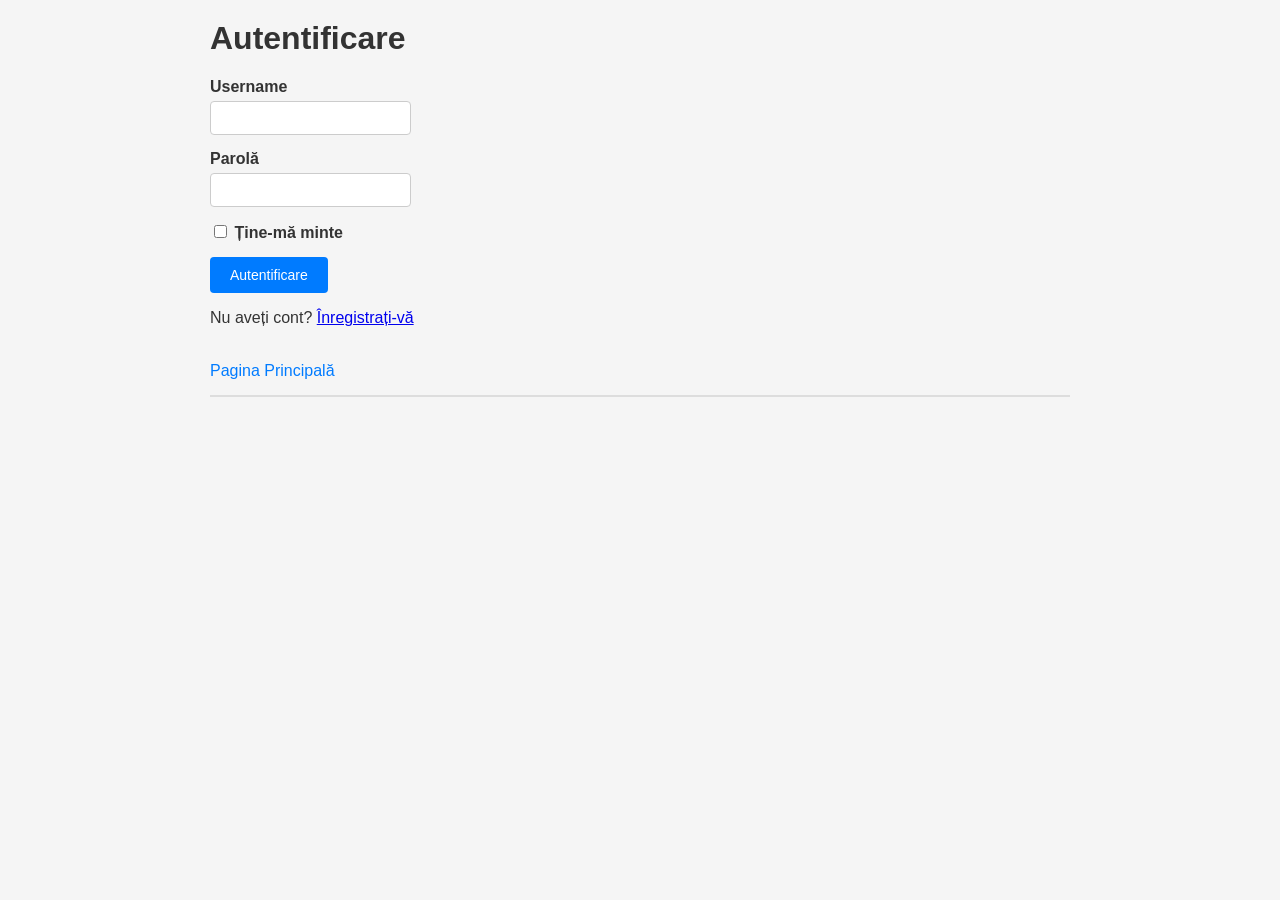
<file: 3/laborator3/dashboard.html>
<!DOCTYPE html>
<html lang="ro">
<head>
    <meta charset="UTF-8">
    <meta name="viewport" content="width=device-width, initial-scale=1.0">
    <title>Dashboard</title>
    <link rel="stylesheet" href="style.css">
</head>
<body>
    <script src="js/cookies.js"></script>
    <script src="js/storage.js"></script>
    <script>
        document.addEventListener('DOMContentLoaded', function() {
            const session = StorageManager.getSession('session');
            if (!session) {
                window.location.href = 'login.html';
                return;
            }

            const theme = CookieManager.get('theme') || 'light';
            document.body.classList.add(theme);
        });
    </script>

    <h1>Dashboard</h1>

    <section>
        <h2>Informații despre sesiune</h2>
        <p><strong>ID Sesiune:</strong> <span id="session-id"></span></p>
        <p><strong>Username:</strong> <span id="username"></span></p>
        <p><strong>Email:</strong> <span id="email"></span></p>
        <p><strong>Ora autentificării:</strong> <span id="login-time"></span></p>
        <p><strong>Durata sesiunii:</strong> <span id="session-duration">0 secunde</span></p>
    </section>

    <section>
        <h2>Date brute sessionStorage (debug)</h2>
        <pre id="session-raw"></pre>
    </section>

    <nav>
        <a href="cart.html">Coș de Cumpărături</a>
        <a href="index.html">Pagina Principală</a>
        <a href="dashboard.html" target="_blank">Deschide în tab nou (experiment sessionStorage)</a>
    </nav>
    <p><button class="btn btn-danger" id="logout">Deconectare</button></p>

    <script>
        function updateDashboard() {
            const session = StorageManager.getSession('session');
            if (!session) {
                window.location.href = 'login.html';
                return;
            }

            document.getElementById('session-id').textContent = session.sessionId || '-';
            document.getElementById('username').textContent = session.username || '-';
            document.getElementById('email').textContent = session.email || '-';
            document.getElementById('login-time').textContent = session.loginTime || '-';

            const loginTime = new Date(session.loginTime).getTime();
            const now = Date.now();
            const seconds = Math.floor((now - loginTime) / 1000);
            document.getElementById('session-duration').textContent = seconds + ' secunde';

            document.getElementById('session-raw').textContent = JSON.stringify(StorageManager.getAllSession(), null, 2);
        }

        setInterval(updateDashboard, 1000);
        updateDashboard();

        document.getElementById('logout').addEventListener('click', function() {
            StorageManager.clearSession();
            window.location.href = 'login.html';
        });
    </script>
</body>
</html>
</file>
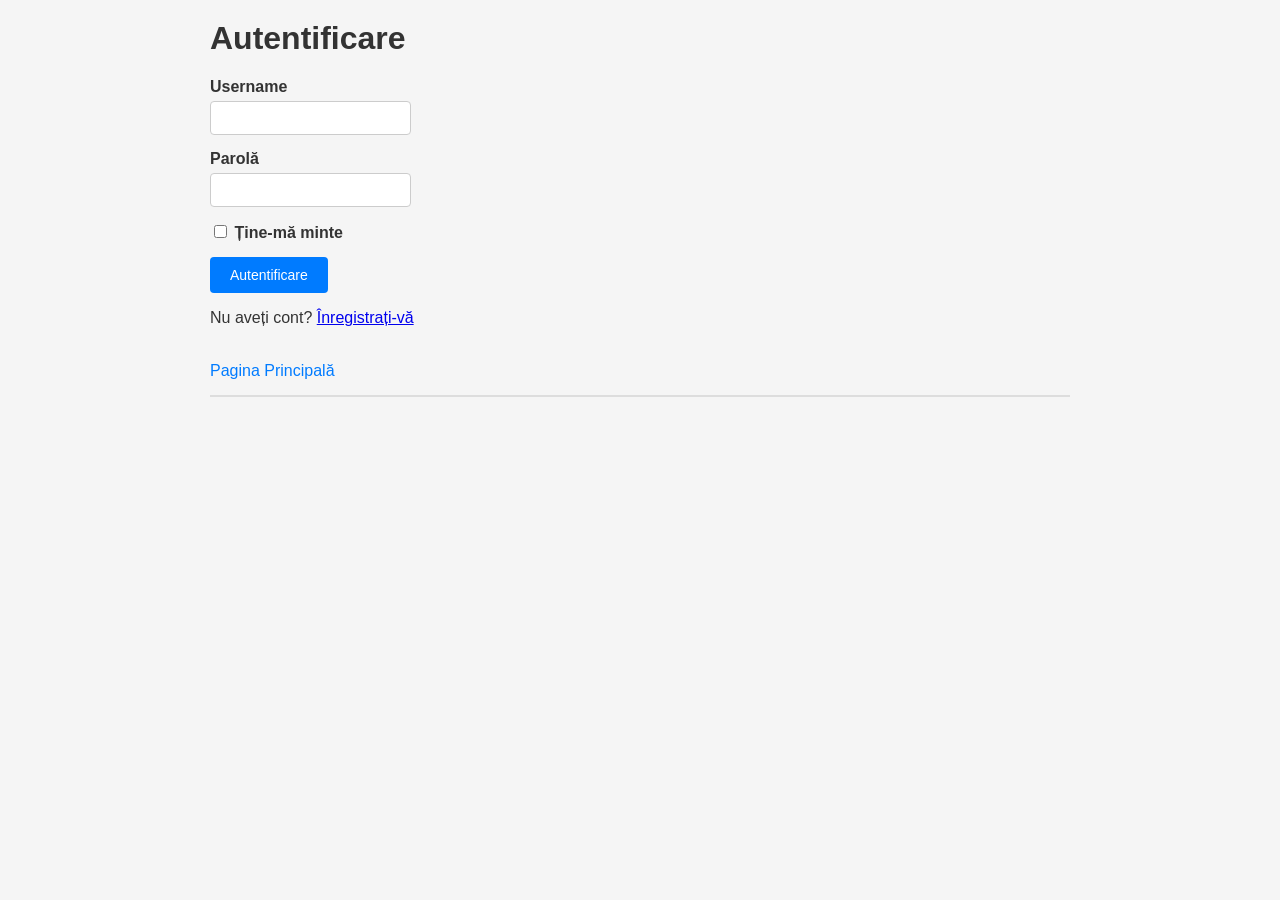
<file: 3/laborator3/login.html>
<!DOCTYPE html>
<html lang="ro">
<head>
    <meta charset="UTF-8">
    <meta name="viewport" content="width=device-width, initial-scale=1.0">
    <title>Autentificare</title>
    <link rel="stylesheet" href="style.css">
</head>
<body>
    <script src="js/cookies.js"></script>
    <script src="js/storage.js"></script>
    <script>
        document.addEventListener('DOMContentLoaded', function() {
            const theme = CookieManager.get('theme') || 'light';
            document.body.classList.add(theme);

            // Utilizatori de test la prima încărcare
            let users = StorageManager.getLocal('users');
            if (!users || !Array.isArray(users) || users.length === 0) {
                const defaultUsers = [
                    { id: 1, username: 'admin', password: 'password', email: 'admin@example.com' },
                    { id: 2, username: 'student', password: 'student123', email: 'student@example.com' }
                ];
                StorageManager.setLocal('users', defaultUsers);
            }

            // Pre-populare username dacă "Ține-mă minte" a fost bifat
            const rememberedUser = StorageManager.getLocal('rememberedUsername');
            if (rememberedUser) {
                document.getElementById('username').value = rememberedUser;
                document.getElementById('remember').checked = true;
            }
        });
    </script>

    <h1>Autentificare</h1>
    <div id="error-message" class="alert-error" style="display: none;"></div>

    <form id="login-form">
        <div class="form-group">
            <label for="username">Username</label>
            <input type="text" id="username" name="username" required>
        </div>
        <div class="form-group">
            <label for="password">Parolă</label>
            <input type="password" id="password" name="password" required>
        </div>
        <div class="form-group">
            <label>
                <input type="checkbox" id="remember" name="remember">
                Ține-mă minte
            </label>
        </div>
        <button type="submit" class="btn btn-primary">Autentificare</button>
    </form>

    <p>Nu aveți cont? <a href="register.html">Înregistrați-vă</a></p>
    <nav>
        <a href="index.html">Pagina Principală</a>
    </nav>

    <script>
        document.getElementById('login-form').addEventListener('submit', function(e) {
            e.preventDefault();
            const username = document.getElementById('username').value;
            const password = document.getElementById('password').value;
            const remember = document.getElementById('remember').checked;
            const errorDiv = document.getElementById('error-message');

            const users = StorageManager.getLocal('users') || [];
            const user = users.find(u => u.username === username && u.password === password);

            if (user) {
                if (remember) {
                    StorageManager.setLocal('rememberedUsername', username);
                } else {
                    StorageManager.removeLocal('rememberedUsername');
                }

                const session = {
                    userId: user.id,
                    username: user.username,
                    email: user.email,
                    loginTime: new Date().toISOString(),
                    sessionId: 'sess_' + Math.random().toString(36).substr(2, 9)
                };
                StorageManager.setSession('session', session);

                window.location.href = 'dashboard.html';
            } else {
                errorDiv.style.display = 'block';
                errorDiv.textContent = 'Username sau parolă incorectă.';
            }
        });
    </script>
</body>
</html>
</file>
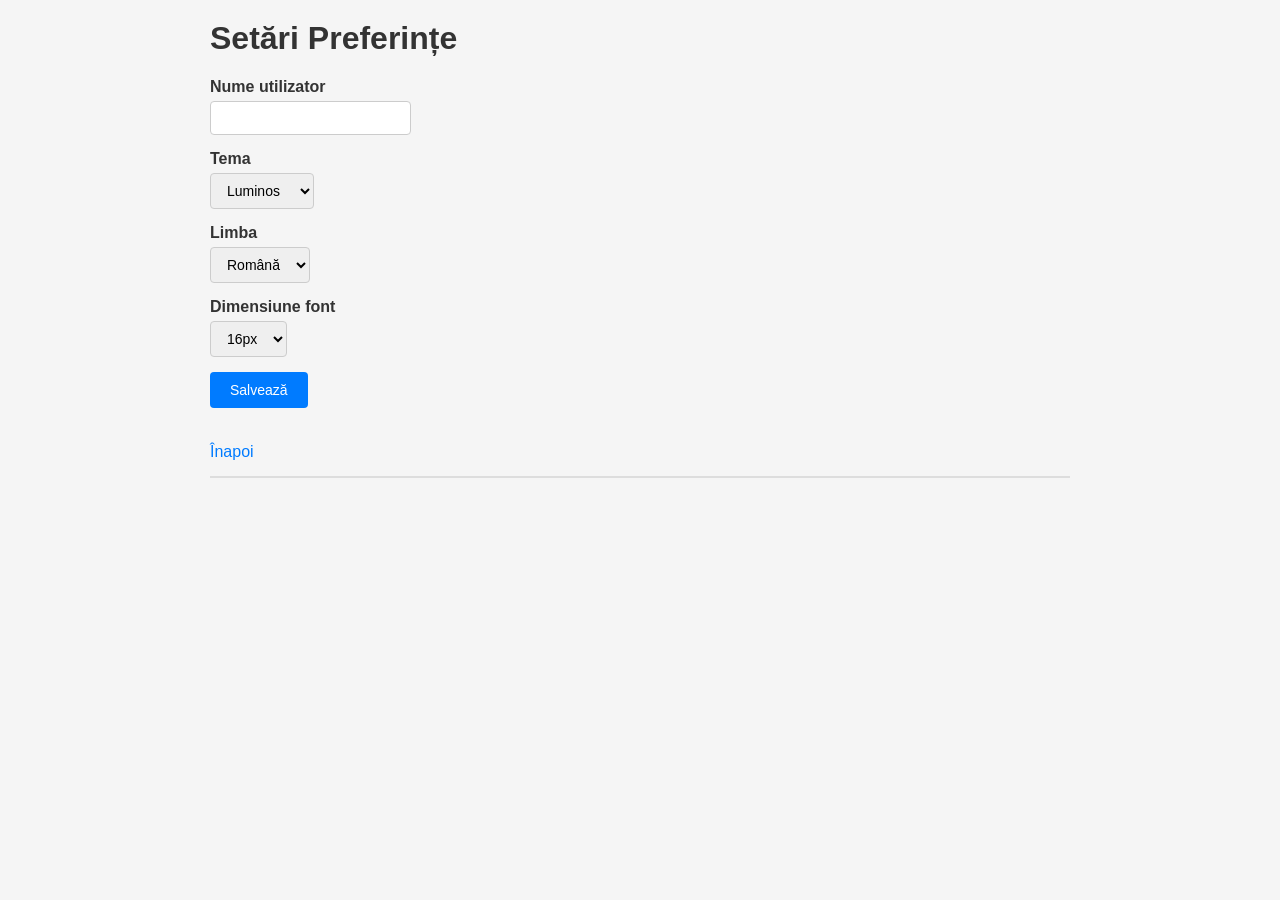
<file: 3/laborator3/preferences.html>
<!DOCTYPE html>
<html lang="ro">
<head>
    <meta charset="UTF-8">
    <meta name="viewport" content="width=device-width, initial-scale=1.0">
    <title>Preferințe</title>
    <link rel="stylesheet" href="style.css">
</head>
<body>
    <script src="js/cookies.js"></script>
    <script src="js/storage.js"></script>
    <script>
        document.addEventListener('DOMContentLoaded', function() {
            const theme = CookieManager.get('theme') || 'light';
            document.body.classList.add(theme);
        });
    </script>

    <h1>Setări Preferințe</h1>
    <div id="success-message" class="alert-success" style="display: none;"></div>

    <form id="preferences-form">
        <div class="form-group">
            <label for="username">Nume utilizator</label>
            <input type="text" id="username" name="username" required>
        </div>
        <div class="form-group">
            <label for="theme">Tema</label>
            <select id="theme" name="theme">
                <option value="light">Luminos</option>
                <option value="dark">Întunecat</option>
            </select>
        </div>
        <div class="form-group">
            <label for="language">Limba</label>
            <select id="language" name="language">
                <option value="ro">Română</option>
                <option value="en">English</option>
                <option value="fr">Français</option>
            </select>
        </div>
        <div class="form-group">
            <label for="fontSize">Dimensiune font</label>
            <select id="fontSize" name="fontSize">
                <option value="14">14px</option>
                <option value="16">16px</option>
                <option value="18">18px</option>
                <option value="20">20px</option>
            </select>
        </div>
        <button type="submit" class="btn btn-primary">Salvează</button>
    </form>

    <nav>
        <a href="index.html">Înapoi</a>
    </nav>

    <script>
        document.addEventListener('DOMContentLoaded', function() {
            // Pre-populare cu valorile salvate
            document.getElementById('username').value = CookieManager.get('username') || '';
            document.getElementById('theme').value = CookieManager.get('theme') || 'light';
            document.getElementById('language').value = StorageManager.getLocal('language') || 'ro';
            document.getElementById('fontSize').value = StorageManager.getLocal('fontSize') || '16';

            document.getElementById('preferences-form').addEventListener('submit', function(e) {
                e.preventDefault();
                const username = document.getElementById('username').value;
                const theme = document.getElementById('theme').value;
                const language = document.getElementById('language').value;
                const fontSize = document.getElementById('fontSize').value;

                CookieManager.set('username', username);
                CookieManager.set('theme', theme);
                StorageManager.setLocal('language', language);
                StorageManager.setLocal('fontSize', fontSize);

                // Aplicare temă imediat
                document.body.classList.remove('light', 'dark');
                document.body.classList.add(theme);

                document.getElementById('success-message').style.display = 'block';
                document.getElementById('success-message').textContent = 'Preferințele au fost salvate cu succes!';

                setTimeout(function() {
                    window.location.href = 'index.html';
                }, 1500);
            });
        });
    </script>
</body>
</html>
</file>
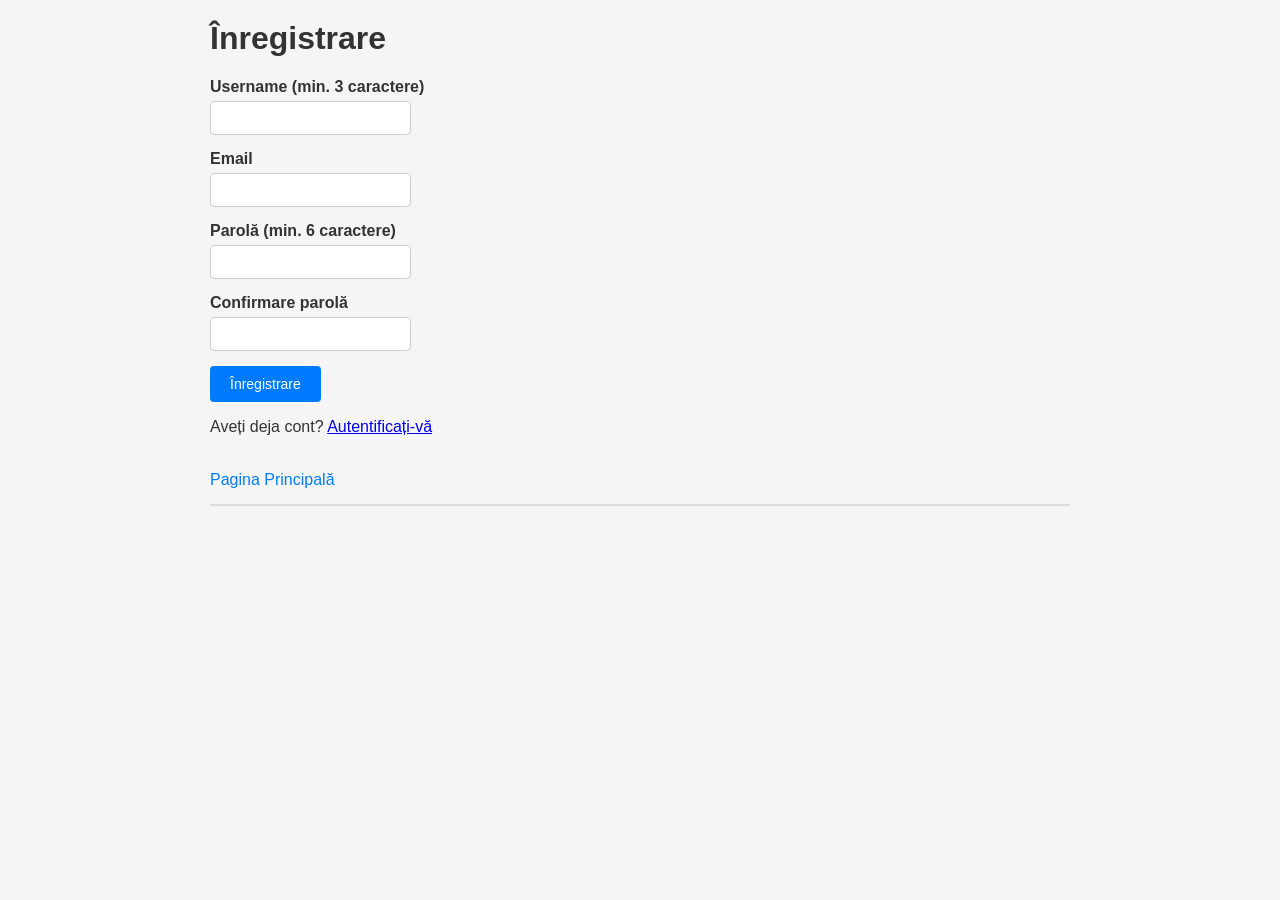
<file: 3/laborator3/register.html>
<!DOCTYPE html>
<html lang="ro">
<head>
    <meta charset="UTF-8">
    <meta name="viewport" content="width=device-width, initial-scale=1.0">
    <title>Înregistrare</title>
    <link rel="stylesheet" href="style.css">
</head>
<body>
    <script src="js/cookies.js"></script>
    <script src="js/storage.js"></script>
    <script>
        document.addEventListener('DOMContentLoaded', function() {
            const theme = CookieManager.get('theme') || 'light';
            document.body.classList.add(theme);

            let users = StorageManager.getLocal('users');
            if (!users || !Array.isArray(users)) {
                StorageManager.setLocal('users', []);
            }
        });
    </script>

    <h1>Înregistrare</h1>
    <div id="error-message" class="alert-error" style="display: none;"></div>
    <div id="success-message" class="alert-success" style="display: none;"></div>

    <form id="register-form">
        <div class="form-group">
            <label for="username">Username (min. 3 caractere)</label>
            <input type="text" id="username" name="username" required minlength="3">
        </div>
        <div class="form-group">
            <label for="email">Email</label>
            <input type="email" id="email" name="email" required>
        </div>
        <div class="form-group">
            <label for="password">Parolă (min. 6 caractere)</label>
            <input type="password" id="password" name="password" required minlength="6">
        </div>
        <div class="form-group">
            <label for="confirmPassword">Confirmare parolă</label>
            <input type="password" id="confirmPassword" name="confirmPassword" required>
        </div>
        <button type="submit" class="btn btn-primary">Înregistrare</button>
    </form>

    <p>Aveți deja cont? <a href="login.html">Autentificați-vă</a></p>
    <nav>
        <a href="index.html">Pagina Principală</a>
    </nav>

    <script>
        function isValidEmail(email) {
            return /^[^\s@]+@[^\s@]+\.[^\s@]+$/.test(email);
        }

        document.getElementById('register-form').addEventListener('submit', function(e) {
            e.preventDefault();
            const username = document.getElementById('username').value.trim();
            const email = document.getElementById('email').value.trim();
            const password = document.getElementById('password').value;
            const confirmPassword = document.getElementById('confirmPassword').value;
            const errorDiv = document.getElementById('error-message');
            const successDiv = document.getElementById('success-message');

            errorDiv.style.display = 'none';
            successDiv.style.display = 'none';

            if (username.length < 3) {
                errorDiv.textContent = 'Username-ul trebuie să aibă minim 3 caractere.';
                errorDiv.style.display = 'block';
                return;
            }
            if (!isValidEmail(email)) {
                errorDiv.textContent = 'Introduceți un email valid.';
                errorDiv.style.display = 'block';
                return;
            }
            if (password.length < 6) {
                errorDiv.textContent = 'Parola trebuie să aibă minim 6 caractere.';
                errorDiv.style.display = 'block';
                return;
            }
            if (password !== confirmPassword) {
                errorDiv.textContent = 'Parolele nu coincid.';
                errorDiv.style.display = 'block';
                return;
            }

            const users = StorageManager.getLocal('users') || [];
            if (users.find(u => u.username === username)) {
                errorDiv.textContent = 'Acest username este deja folosit.';
                errorDiv.style.display = 'block';
                return;
            }
            if (users.find(u => u.email === email)) {
                errorDiv.textContent = 'Acest email este deja înregistrat.';
                errorDiv.style.display = 'block';
                return;
            }

            const maxId = users.length ? Math.max(...users.map(u => u.id)) : 0;
            const newUser = {
                id: maxId + 1,
                username: username,
                email: email,
                password: password
            };
            users.push(newUser);
            StorageManager.setLocal('users', users);

            successDiv.textContent = 'Cont creat cu succes! Veți fi redirecționat către pagina de autentificare...';
            successDiv.style.display = 'block';

            setTimeout(function() {
                window.location.href = 'login.html';
            }, 2000);
        });
    </script>
</body>
</html>
</file>
<file: 1/styles.css>
:root {
  --orange: #f28c00;
  --orange-dark: #d67b00;
  --ink: #0b0f16;
  --ink-2: #111827;
  --muted: rgba(255, 255, 255, 0.72);
  --container: 1140px;
  --header-h: 88px;
}

*,
*::before,
*::after {
  box-sizing: border-box;
}

html {
  scroll-behavior: smooth;
}

body {
  margin: 0;
  font-family: "Montserrat", system-ui, -apple-system, Segoe UI, Roboto, Arial,
    sans-serif;
  color: #111;
  background: #fff;
}

a {
  color: inherit;
  text-decoration: none;
}

.container {
  max-width: var(--container);
  margin: 0 auto;
  padding: 0 24px;
}

/* Header */
.site-header {
  position: sticky;
  top: 0;
  z-index: 30;
  height: var(--header-h);
  background: var(--orange);
  position: relative;
}

.header-inner {
  height: 100%;
  display: flex;
  align-items: center;
  justify-content: space-between;
  gap: 16px;
}

.brand {
  display: flex;
  align-items: center;
  gap: 14px;
  min-width: 280px;
}

.brand-text {
  min-width: 0;
  display: flex;
  flex-direction: column;
}

.brand-logo {
  width: 46px;
  height: 46px;
  flex: 0 0 auto;
}

.brand-title {
  font-weight: 800;
  letter-spacing: 0.04em;
  font-size: 14px;
  line-height: 1.1;
}

.brand-subtitle {
  margin-top: 6px;
  font-weight: 600;
  font-size: 12px;
  opacity: 0.9;
}

.nav {
  display: flex;
  align-items: center;
  gap: 22px;
  font-weight: 800;
  letter-spacing: 0.03em;
}

.nav-link {
  font-size: 14px;
  opacity: 0.95;
}

.nav-link:hover {
  opacity: 1;
  text-decoration: underline;
  text-underline-offset: 6px;
}

.nav-link.is-active {
  opacity: 1;
}

.social {
  width: 34px;
  height: 34px;
  display: grid;
  place-items: center;
  border-radius: 4px;
  background: #1877f2;
  color: #fff;
  flex: 0 0 auto;
}

.social-icon {
  font-weight: 800;
  font-size: 18px;
  line-height: 1;
  transform: translateY(-1px);
}

.menu-btn {
  display: none;
  width: 40px;
  height: 40px;
  border: 0;
  border-radius: 6px;
  background: transparent;
  cursor: pointer;
  flex: 0 0 auto;
}

.menu-btn:hover {
  background: rgba(255, 255, 255, 0.18);
}

.menu-btn:focus-visible {
  outline: 3px solid rgba(0, 0, 0, 0.45);
  outline-offset: 2px;
}

.menu-btn__bars {
  display: block;
  width: 22px;
  height: 2px;
  background: rgba(0, 0, 0, 0.9);
  margin: 0 auto;
  border-radius: 99px;
  position: relative;
}

.menu-btn__bars::before,
.menu-btn__bars::after {
  content: "";
  position: absolute;
  left: 0;
  right: 0;
  height: 2px;
  background: rgba(0, 0, 0, 0.9);
  border-radius: 99px;
}

.menu-btn__bars::before {
  top: -7px;
}

.menu-btn__bars::after {
  top: 7px;
}

/* Hero */
.hero {
  min-height: calc(100vh - var(--header-h));
  display: flex;
  align-items: center;
  background:
    linear-gradient(90deg, rgba(0, 0, 0, 0.65) 0%, rgba(0, 0, 0, 0.45) 52%, rgba(0, 0, 0, 0.65) 100%),
    url(./assets/1.png) center / cover no-repeat;
  background-color: #0a0f18;
  position: relative;
  overflow: hidden;
}

/* subtle “tech” lines */
.hero::before {
  content: "";
  position: absolute;
  inset: -30%;
  background:
    linear-gradient(120deg, rgba(255, 255, 255, 0.06), rgba(255, 255, 255, 0) 55%),
    repeating-linear-gradient(
      90deg,
      rgba(255, 255, 255, 0.06) 0px,
      rgba(255, 255, 255, 0.06) 1px,
      rgba(255, 255, 255, 0) 1px,
      rgba(255, 255, 255, 0) 52px
    );
  transform: rotate(-8deg);
  opacity: 0.55;
  pointer-events: none;
}

.hero-inner {
  width: 100%;
  padding-top: 20px;
  padding-bottom: 54px;
}

.hero-content {
  max-width: 640px;
  color: #fff;
}

.hero-title {
  margin: 0 0 14px;
  font-size: clamp(44px, 5.2vw, 72px);
  letter-spacing: -0.02em;
  font-weight: 800;
}

.hero-lead,
.hero-text {
  margin: 0;
  color: var(--muted);
  font-size: 16px;
  line-height: 1.85;
}

.hero-lead {
  margin-bottom: 14px;
  max-width: 600px;
}

.hero-text {
  max-width: 640px;
}

.cta {
  display: inline-flex;
  align-items: center;
  justify-content: center;
  margin-top: 26px;
  width: 190px;
  height: 48px;
  background: var(--orange);
  border: 2px solid rgba(0, 0, 0, 0.25);
  color: #fff;
  font-weight: 800;
  letter-spacing: 0.04em;
  box-shadow: 0 10px 18px rgba(0, 0, 0, 0.22);
}

.cta:hover {
  background: var(--orange-dark);
}

/* Orange section (Regulament) */
.section-orange {
  background: var(--orange);
  color: #0b0b0b;
  padding: 74px 0 86px;
}

.section-inner {
  text-align: left;
}

.section-title {
  margin: 0 0 26px;
  font-weight: 800;
  letter-spacing: 0.04em;
  font-size: 20px;
}

.section-copy p {
  margin: 0 0 20px;
  max-width: 720px;
  font-size: 15px;
  line-height: 1.9;
}

.divider {
  height: 2px;
  width: min(760px, 72%);
  background: rgba(255, 255, 255, 0.7);
  margin: 60px auto 46px;
}

.calendar-title {
  margin: 0 0 18px;
  text-align: center;
  font-weight: 800;
  letter-spacing: 0.04em;
  font-size: 20px;
}

.calendar {
  margin: 0 auto;
  max-width: 720px;
  display: grid;
  gap: 18px;
}

.calendar-row {
  display: grid;
  grid-template-columns: auto auto;
  justify-content: center;
  align-items: baseline;
  column-gap: 10px;
  row-gap: 6px;
  text-align: center;
}

.calendar dt {
  font-weight: 800;
}

.calendar dd {
  margin: 0;
  font-weight: 500;
}

@media (max-width: 380px) {
  .calendar-row {
    grid-template-columns: 1fr;
    justify-items: center;
  }
}

/* Dark section (Inscriere demo anchor) */
.section-dark {
  background: #0b1020;
  color: #fff;
  padding: 66px 0;
}

.section-title--light {
  color: #fff;
}

.muted {
  margin: 0;
  max-width: 760px;
  color: rgba(255, 255, 255, 0.75);
  line-height: 1.9;
}

/* Footer */
.site-footer {
  background: #050814;
  color: rgba(60, 210, 200, 0.75);
  padding: 28px 0;
}

.footer-inner {
  display: flex;
  align-items: center;
  justify-content: space-between;
  gap: 18px;
}

.footer-note {
  font-size: 14px;
  font-weight: 600;
}

.footer-logo {
  height: 40px;
  width: auto;
  opacity: 0.95;
}

/* Responsive */
@media (max-width: 820px) {
  :root {
    --header-h: 78px;
  }

  .nav {
    display: none;
  }

  .site-header.is-open .nav {
    display: flex;
    flex-direction: column;
    gap: 0;
    position: absolute;
    top: calc(100% + 10px);
    left: 16px;
    right: 16px;
    background: rgba(10, 15, 24, 0.96);
    border: 1px solid rgba(255, 255, 255, 0.12);
    border-radius: 12px;
    padding: 10px;
    box-shadow: 0 18px 40px rgba(0, 0, 0, 0.35);
  }

  .site-header.is-open .nav-link {
    color: rgba(255, 255, 255, 0.92);
    padding: 12px 10px;
    border-radius: 10px;
  }

  .site-header.is-open .nav-link:hover {
    text-decoration: none;
    background: rgba(255, 255, 255, 0.08);
  }

  .menu-btn {
    display: inline-grid;
    place-items: center;
  }

  .social--desktop {
    display: none;
  }

  .brand {
    min-width: 0;
  }

  .hero {
    min-height: calc(100vh - var(--header-h));
  }

  .hero-inner {
    padding-top: 10px;
    padding-bottom: 44px;
  }

  .hero-content {
    margin: 0 auto;
    text-align: center;
  }

  .cta {
    width: 170px;
  }

  .section-inner {
    text-align: center;
  }

  .section-copy p {
    margin-left: auto;
    margin-right: auto;
  }

  .footer-inner {
    flex-direction: column;
    justify-content: center;
    text-align: center;
  }
}

@media (max-width: 480px) {
  :root {
    --header-h: 70px;
  }

  .container {
    padding: 0 16px;
  }

  .header-inner {
    gap: 10px;
  }

  .brand {
    gap: 10px;
  }

  .brand-logo {
    width: 40px;
    height: 40px;
  }

  .brand-title {
    font-size: 12px;
  }

  .brand-subtitle {
    margin-top: 3px;
    font-size: 10px;
    line-height: 1.1;
  }

  .social {
    width: 32px;
    height: 32px;
  }

  .hero-inner {
    padding-top: 20px;
    padding-bottom: 40px;
  }

  .hero-title {
    font-size: 42px;
  }

  .hero-lead,
  .hero-text {
    font-size: 15px;
    line-height: 1.8;
  }

  .cta {
    width: 160px;
    height: 46px;
  }

  .section-orange {
    padding: 56px 0 64px;
  }

  .section-title {
    font-size: 18px;
    margin-bottom: 20px;
  }

  .section-copy p {
    font-size: 14px;
    line-height: 1.85;
  }

  .divider {
    width: 62%;
    margin: 42px auto 34px;
  }

  .calendar {
    gap: 14px;
  }

  .calendar dt,
  .calendar dd {
    font-size: 14px;
  }

  .site-footer {
    padding: 22px 0;
  }

  .footer-note {
    font-size: 13px;
  }

  .footer-logo {
    height: 34px;
  }
}

@media (max-width: 360px) {
  .brand-subtitle {
    display: none;
  }

  .hero-title {
    font-size: 36px;
  }
}
</file>
<file: 2/css/style.css>
/* ========== Variables ========== */
:root {
  --bg-primary: #0a0a12;
  --bg-secondary: #12121f;
  --bg-card: #16162a;
  --accent: #6366f1;
  --accent-hover: #818cf8;
  --accent-subtle: rgba(99, 102, 241, 0.15);
  --text: #f1f5f9;
  --text-muted: #94a3b8;
  --border: #1e293b;
  --radius: 16px;
  --radius-sm: 10px;
  --shadow: 0 4px 24px rgba(0, 0, 0, 0.4);
  --transition: 0.25s ease;
}

/* ========== Base ========== */
*,
*::before,
*::after {
  box-sizing: border-box;
}

html {
  scroll-behavior: smooth;
}

body {
  font-family: 'Plus Jakarta Sans', 'Segoe UI', system-ui, sans-serif;
  max-width: 1000px;
  margin: 0 auto;
  padding: clamp(1rem, 4vw, 2rem);
  background: var(--bg-primary);
  color: var(--text);
  line-height: 1.65;
  font-size: 16px;
  -webkit-font-smoothing: antialiased;
}

/* ========== Header ========== */
header {
  display: flex;
  flex-wrap: wrap;
  align-items: center;
  justify-content: space-between;
  gap: 1.25rem;
  background: linear-gradient(135deg, var(--bg-card) 0%, var(--bg-secondary) 100%);
  padding: clamp(1.25rem, 4vw, 1.75rem);
  border-radius: var(--radius);
  margin-bottom: 2rem;
  border: 1px solid var(--border);
}

header h1 {
  margin: 0;
  font-size: clamp(1.25rem, 4vw, 1.5rem);
  font-weight: 700;
  letter-spacing: -0.02em;
}

header h1::before {
  content: "◇ ";
  color: var(--accent);
  font-size: 0.85em;
}

header h1 a {
  color: inherit;
  text-decoration: none;
}

header h1 a:hover {
  color: var(--text);
}

/* Hamburger - ascuns pe desktop */
.nav-toggle {
  display: none;
  flex-direction: column;
  justify-content: center;
  align-items: center;
  gap: 5px;
  width: 44px;
  height: 44px;
  padding: 10px;
  background: var(--accent-subtle);
  border: 1px solid var(--border);
  border-radius: var(--radius-sm);
  cursor: pointer;
  font-family: inherit;
}

.nav-toggle span {
  display: block;
  width: 20px;
  height: 2px;
  background: var(--text);
  border-radius: 1px;
  transition: var(--transition);
}

.nav-toggle[aria-expanded="true"] span:nth-child(1) {
  transform: translateY(7px) rotate(45deg);
}

.nav-toggle[aria-expanded="true"] span:nth-child(2) {
  opacity: 0;
}

.nav-toggle[aria-expanded="true"] span:nth-child(3) {
  transform: translateY(-7px) rotate(-45deg);
}

nav {
  display: flex;
  flex-wrap: wrap;
  gap: 0.25rem;
}

nav a {
  display: inline-block;
  color: var(--text-muted);
  padding: 0.5rem 1rem;
  text-decoration: none;
  font-size: 0.9375rem;
  font-weight: 500;
  border-radius: var(--radius-sm);
  transition: color var(--transition), background var(--transition);
}

nav a:hover {
  color: var(--text);
  background: var(--accent-subtle);
}

/* ========== Hero (homepage) ========== */
.hero {
  background: linear-gradient(135deg, var(--bg-card) 0%, rgba(99, 102, 241, 0.08) 100%);
  padding: clamp(2rem, 6vw, 3rem);
  border-radius: var(--radius);
  margin-bottom: 2rem;
  border: 1px solid var(--border);
}

.hero h2 {
  margin: 0 0 0.75rem 0;
  font-size: clamp(1.5rem, 4vw, 2rem);
  font-weight: 700;
  letter-spacing: -0.02em;
  color: var(--text);
}

.hero p {
  margin: 0;
  font-size: 1.0625rem;
  color: var(--text-muted);
  max-width: 540px;
  line-height: 1.7;
}

/* ========== Main sections ========== */
main section {
  background: var(--bg-card);
  padding: clamp(1.5rem, 4vw, 2rem);
  margin-bottom: 1.5rem;
  border-radius: var(--radius);
  box-shadow: var(--shadow);
  border: 1px solid var(--border);
}

.section-header {
  display: flex;
  align-items: center;
  gap: 0.5rem;
  margin-bottom: 1.25rem;
}

.section-header::before {
  content: "";
  width: 4px;
  height: 1.5em;
  background: var(--accent);
  border-radius: 2px;
}

h2 {
  color: var(--text);
  margin: 0;
  font-size: clamp(1.125rem, 3vw, 1.375rem);
  font-weight: 600;
  letter-spacing: -0.01em;
}

main section p {
  margin: 0 0 1rem 0;
  color: var(--text-muted);
}

/* ========== Fragment link ========== */
.fragment-link {
  margin: 0 0 2rem 0;
  padding: 1rem 1.25rem;
  background: var(--accent-subtle);
  border-radius: var(--radius-sm);
  border: 1px dashed var(--border);
}

.fragment-link a {
  color: var(--accent);
  font-weight: 500;
  text-decoration: none;
}

.fragment-link a:hover {
  color: var(--accent-hover);
  text-decoration: underline;
}

/* ========== Resource cards ========== */
.resource-card {
  display: grid;
  gap: 0.5rem;
  padding: 1.25rem 1.5rem;
  margin: 0.75rem 0;
  background: var(--bg-secondary);
  border-radius: var(--radius-sm);
  border: 1px solid var(--border);
  transition: border-color var(--transition), box-shadow var(--transition);
}

.resource-card:first-child {
  margin-top: 0;
}

.resource-card:hover {
  border-color: rgba(99, 102, 241, 0.3);
  box-shadow: 0 4px 16px rgba(0, 0, 0, 0.2);
}

.resource-card h3 {
  margin: 0 0 0.25rem 0;
  font-size: 1.0625rem;
  font-weight: 600;
  color: var(--text);
}

.resource-card p {
  margin: 0;
  font-size: 0.9rem;
  color: var(--text-muted);
}

.resource-card .tags {
  margin-top: 0.5rem;
}

/* ========== Buttons ========== */
.button-group {
  display: flex;
  flex-wrap: wrap;
  gap: 0.75rem;
  margin-bottom: 1.25rem;
}

button {
  min-height: 44px;
  padding: 0.625rem 1.5rem;
  background: var(--accent);
  color: #fff;
  border: none;
  border-radius: var(--radius-sm);
  font-family: inherit;
  font-size: 0.9375rem;
  font-weight: 500;
  cursor: pointer;
  transition: background var(--transition), transform var(--transition);
}

button:hover {
  background: var(--accent-hover);
}

button:active {
  transform: scale(0.98);
}

button.active {
  background: var(--accent-hover);
  box-shadow: 0 0 0 2px var(--accent-subtle);
}

/* Secondary style for filter buttons */
#filter-section button {
  background: var(--bg-secondary);
  color: var(--text);
  border: 1px solid var(--border);
}

#filter-section button:hover {
  background: var(--accent-subtle);
  border-color: var(--accent);
}

#filter-section button.active {
  background: var(--accent-subtle);
  border-color: var(--accent);
  color: var(--accent);
}

/* ========== Tags ========== */
#tags-container,
#filter-results {
  margin-top: 0.75rem;
}

.tag {
  display: inline-block;
  background: var(--accent-subtle);
  color: var(--accent);
  padding: 0.35rem 0.85rem;
  margin: 0.25rem 0.25rem 0.25rem 0;
  border-radius: 20px;
  font-size: 0.8125rem;
  font-weight: 500;
}

.loading {
  color: var(--text-muted);
  font-style: italic;
}

.error {
  color: #f87171;
  padding: 1rem 1.25rem;
  background: rgba(248, 113, 113, 0.1);
  border-radius: var(--radius-sm);
  border: 1px solid rgba(248, 113, 113, 0.25);
  font-size: 0.9rem;
}

.text-muted {
  color: var(--text-muted) !important;
  margin: 0;
  font-size: 0.9rem;
}

/* ========== Page hero (subpages) ========== */
.page-hero {
  background: linear-gradient(135deg, var(--bg-card) 0%, rgba(99, 102, 241, 0.06) 100%);
  padding: clamp(2rem, 5vw, 2.5rem);
  border-radius: var(--radius);
  margin-bottom: 1.5rem;
  border: 1px solid var(--border);
}

.page-hero h2 {
  margin: 0 0 0.5rem 0;
  font-size: clamp(1.375rem, 4vw, 1.75rem);
}

.page-hero .subtitle {
  margin: 0;
  color: var(--text-muted);
  font-size: 1rem;
}

.page-hero .hero-link {
  margin: 1rem 0 0;
}

.page-hero .hero-link a {
  color: var(--accent);
  font-weight: 500;
  text-decoration: none;
}

.page-hero .hero-link a:hover {
  color: var(--accent-hover);
  text-decoration: underline;
}

/* ========== Info cards (subpages) ========== */
.info-grid {
  display: grid;
  gap: 1rem;
  margin-bottom: 1.5rem;
}

.info-card {
  display: flex;
  gap: 1rem;
  padding: 1.25rem 1.5rem;
  background: var(--bg-secondary);
  border-radius: var(--radius-sm);
  border: 1px solid var(--border);
}

.info-card-icon {
  flex-shrink: 0;
  width: 40px;
  height: 40px;
  display: flex;
  align-items: center;
  justify-content: center;
  background: var(--accent-subtle);
  border-radius: var(--radius-sm);
  font-size: 1.25rem;
}

.info-card-content h3 {
  margin: 0 0 0.5rem 0;
  font-size: 0.9375rem;
  font-weight: 600;
  color: var(--text);
}

.info-card-content p {
  margin: 0;
  font-size: 0.9rem;
  color: var(--text-muted);
}

.schedule-list {
  list-style: none;
  margin: 0;
  padding: 0;
}

.schedule-list li {
  display: flex;
  justify-content: space-between;
  padding: 0.5rem 0;
  border-bottom: 1px solid var(--border);
  font-size: 0.9375rem;
}

.schedule-list li:last-child {
  border-bottom: none;
}

.schedule-list strong {
  color: var(--text);
  font-weight: 500;
}

/* ========== Lists ========== */
main ul:not(.schedule-list) {
  margin: 0 0 0 1.25rem;
  padding: 0;
  color: var(--text-muted);
}

main ul:not(.schedule-list) li {
  margin: 0.5rem 0;
  line-height: 1.5;
}

[id="schedule"] {
  scroll-margin-top: 6rem;
}

/* ========== Footer ========== */
footer {
  text-align: center;
  color: var(--text-muted);
  font-size: 0.875rem;
  margin-top: 3rem;
  padding: 2rem 1rem;
  border-top: 1px solid var(--border);
}

footer a {
  color: var(--accent);
  text-decoration: none;
}

footer a:hover {
  color: var(--accent-hover);
  text-decoration: underline;
}

/* ========== Mobile ========== */
@media (max-width: 600px) {
  header {
    flex-wrap: nowrap;
    gap: 1rem;
    position: relative;
  }

  .nav-toggle {
    display: flex;
    margin-left: auto;
  }

  .nav-menu {
    display: none;
    position: absolute;
    top: 100%;
    left: 0;
    right: 0;
    flex-direction: column;
    gap: 0;
    padding: 1rem;
    margin-top: 0.5rem;
    background: var(--bg-card);
    border-radius: var(--radius-sm);
    border: 1px solid var(--border);
    box-shadow: var(--shadow);
    z-index: 50;
  }

  .nav-menu.is-open {
    display: flex;
  }

  .nav-menu a {
    display: block;
    text-align: center;
    padding: 0.85rem 1rem;
    border-radius: var(--radius-sm);
  }

  .nav-menu a:hover {
    background: var(--accent-subtle);
  }
}

@media (max-width: 480px) {
  nav a {
    text-align: center;
    padding: 0.85rem;
  }

  .button-group {
    flex-direction: column;
  }

  .button-group button {
    width: 100%;
  }

  .info-card {
    flex-direction: column;
    gap: 0.75rem;
  }
}

@media (min-width: 641px) {
  body {
    padding: 2rem;
  }

  .info-grid {
    grid-template-columns: repeat(2, 1fr);
  }
}
</file>
<file: 4/style.css>
*,
*::before,
*::after {
  box-sizing: border-box;
}

:root {
  --bg: #0f1419;
  --surface: #1a2332;
  --key: #243044;
  --key-hover: #2d3d56;
  --key-active: #1e2a3d;
  --operator: #3d5a80;
  --operator-hover: #4a6b99;
  --equals: #e07a5f;
  --equals-hover: #e8917a;
  --text: #e8eef5;
  --text-muted: #8b9cb3;
  --accent: #81b29a;
  --radius: 12px;
  --font: "Segoe UI", system-ui, sans-serif;
}

body {
  margin: 0;
  min-height: 100vh;
  font-family: var(--font);
  background: radial-gradient(ellipse 120% 80% at 50% -20%, #1e3a5f 0%, var(--bg) 55%);
  color: var(--text);
  display: flex;
  align-items: center;
  justify-content: center;
  padding: 1.5rem;
}

.app {
  width: 100%;
  max-width: 28rem;
  margin: 0 auto;
}

.app__title {
  margin: 0 0 1.5rem;
  font-size: 1.35rem;
  font-weight: 600;
  letter-spacing: 0.04em;
  text-align: center;
  color: var(--text-muted);
}

.calculator {
  width: 100%;
  max-width: 28rem;
  background: var(--surface);
  border-radius: calc(var(--radius) + 4px);
  padding: 1.5rem 1.35rem 1.35rem;
  box-shadow:
    0 24px 48px rgba(0, 0, 0, 0.45),
    0 0 0 1px rgba(255, 255, 255, 0.06) inset;
}

.calculator__display {
  background: var(--bg);
  border-radius: calc(var(--radius) - 2px);
  padding: 1.15rem 1.2rem 1.05rem;
  margin-bottom: 1.15rem;
  min-height: 6.25rem;
  display: flex;
  flex-direction: column;
  justify-content: flex-end;
  gap: 0.45rem;
}

.calculator__expression {
  font-size: 1rem;
  color: var(--text-muted);
  text-align: right;
  min-height: 1.4em;
  word-break: break-all;
  line-height: 1.35;
}

.calculator__result {
  font-size: clamp(1.75rem, 5vw, 2.35rem);
  font-weight: 600;
  text-align: right;
  letter-spacing: 0.02em;
  line-height: 1.2;
  word-break: break-all;
}

.calculator__result--error {
  color: #f4a261;
  font-size: 1.1rem;
}

.calculator__keys {
  display: grid;
  grid-template-columns: repeat(4, minmax(0, 1fr));
  grid-template-rows: repeat(5, minmax(3.55rem, auto));
  grid-template-areas:
    "clr clr div mul"
    "d7 d8 d9 sub"
    "d4 d5 d6 add"
    "d1 d2 d3 eq"
    "d0 d0 . eq";
  gap: 0.7rem;
}

.key--g-clr {
  grid-area: clr;
}

.key--g-div {
  grid-area: div;
}

.key--g-mul {
  grid-area: mul;
}

.key--g-7 {
  grid-area: d7;
}

.key--g-8 {
  grid-area: d8;
}

.key--g-9 {
  grid-area: d9;
}

.key--g-sub {
  grid-area: sub;
}

.key--g-4 {
  grid-area: d4;
}

.key--g-5 {
  grid-area: d5;
}

.key--g-6 {
  grid-area: d6;
}

.key--g-add {
  grid-area: add;
}

.key--g-1 {
  grid-area: d1;
}

.key--g-2 {
  grid-area: d2;
}

.key--g-3 {
  grid-area: d3;
}

.key--g-eq {
  grid-area: eq;
}

.key--g-0 {
  grid-area: d0;
}

.key {
  font: inherit;
  font-size: 1.2rem;
  font-weight: 500;
  color: var(--text);
  background: var(--key);
  border: none;
  border-radius: calc(var(--radius) - 4px);
  padding: 0.65rem 0.5rem;
  min-height: 3.5rem;
  cursor: pointer;
  transition: background 0.12s ease, transform 0.08s ease;
}

.key:hover {
  background: var(--key-hover);
}

.key:active {
  background: var(--key-active);
  transform: scale(0.97);
}

.key:focus-visible {
  outline: 2px solid var(--accent);
  outline-offset: 2px;
}

.key--operator {
  background: var(--operator);
}

.key--operator:hover {
  background: var(--operator-hover);
}

.key--equals {
  background: var(--equals);
  color: #1a0f0c;
  font-weight: 700;
  font-size: 1.35rem;
}

.key--equals:hover {
  background: var(--equals-hover);
}

.key--clear {
  background: #2a3548;
  color: var(--text-muted);
  font-weight: 600;
  font-size: 1.05rem;
  letter-spacing: 0.06em;
}

.key--clear:hover {
  background: #354358;
  color: var(--text);
}
</file>
<file: 3/laborator3/style.css>
/* Stiluri de bază */
* {
    box-sizing: border-box;
}

body {
    font-family: 'Segoe UI', Tahoma, Geneva, Verdana, sans-serif;
    max-width: 900px;
    margin: 0 auto;
    padding: 20px;
    transition: background-color 0.3s, color 0.3s;
}

body.light {
    background-color: #f5f5f5;
    color: #333;
}

body.dark {
    background-color: #1a1a1a;
    color: #e0e0e0;
}

body.dark a {
    color: #7cb3ff;
}

body.dark table {
    border-color: #444;
}

body.dark th {
    background-color: #333;
    color: #fff;
}

body.dark td {
    border-color: #444;
}

body.dark tr:hover {
    background-color: #2a2a2a;
}

/* Formulare */
input, select, textarea {
    padding: 8px 12px;
    border-radius: 4px;
    border: 1px solid #ccc;
    font-size: 14px;
}

body.dark input,
body.dark select,
body.dark textarea {
    background-color: #333;
    border-color: #555;
    color: #e0e0e0;
}

label {
    font-weight: bold;
    display: block;
    margin-bottom: 5px;
}

.form-group {
    margin-bottom: 15px;
}

/* Butoane */
button, .btn {
    padding: 10px 20px;
    border-radius: 4px;
    border: none;
    cursor: pointer;
    font-size: 14px;
    transition: opacity 0.2s, transform 0.1s;
}

button:hover, .btn:hover {
    opacity: 0.9;
}

button:active, .btn:active {
    transform: scale(0.98);
}

.btn-primary {
    background-color: #007bff;
    color: white;
}

.btn-danger {
    background-color: #dc3545;
    color: white;
}

body.dark .btn-primary {
    background-color: #0056b3;
}

body.dark .btn-danger {
    background-color: #c82333;
}

/* Tabele */
table {
    width: 100%;
    border-collapse: collapse;
    margin: 20px 0;
}

th, td {
    padding: 12px;
    text-align: left;
    border: 1px solid #ddd;
}

th {
    background-color: #007bff;
    color: white;
}

tr:hover {
    background-color: #f0f0f0;
}

/* Clase utilitare */
.alert-success {
    padding: 12px;
    background-color: #d4edda;
    border: 1px solid #c3e6cb;
    color: #155724;
    border-radius: 4px;
    margin: 15px 0;
}

.alert-error {
    padding: 12px;
    background-color: #f8d7da;
    border: 1px solid #f5c6cb;
    color: #721c24;
    border-radius: 4px;
    margin: 15px 0;
}

body.dark .alert-success {
    background-color: #1e4620;
    border-color: #2d6a2d;
    color: #a3d9a5;
}

body.dark .alert-error {
    background-color: #4a2020;
    border-color: #6a2d2d;
    color: #f5a8a8;
}

/* Navigare */
nav {
    margin: 20px 0;
    padding: 15px 0;
    border-bottom: 2px solid #ddd;
}

body.dark nav {
    border-bottom-color: #444;
}

nav a {
    margin-right: 20px;
    text-decoration: none;
    color: #007bff;
}

nav a:hover {
    text-decoration: underline;
}

/* Secțiuni */
section {
    margin: 25px 0;
}

h1, h2, h3 {
    margin-top: 0;
}

/* Buton mic pentru ștergere */
.btn-sm {
    padding: 5px 10px;
    font-size: 12px;
}
</file>
